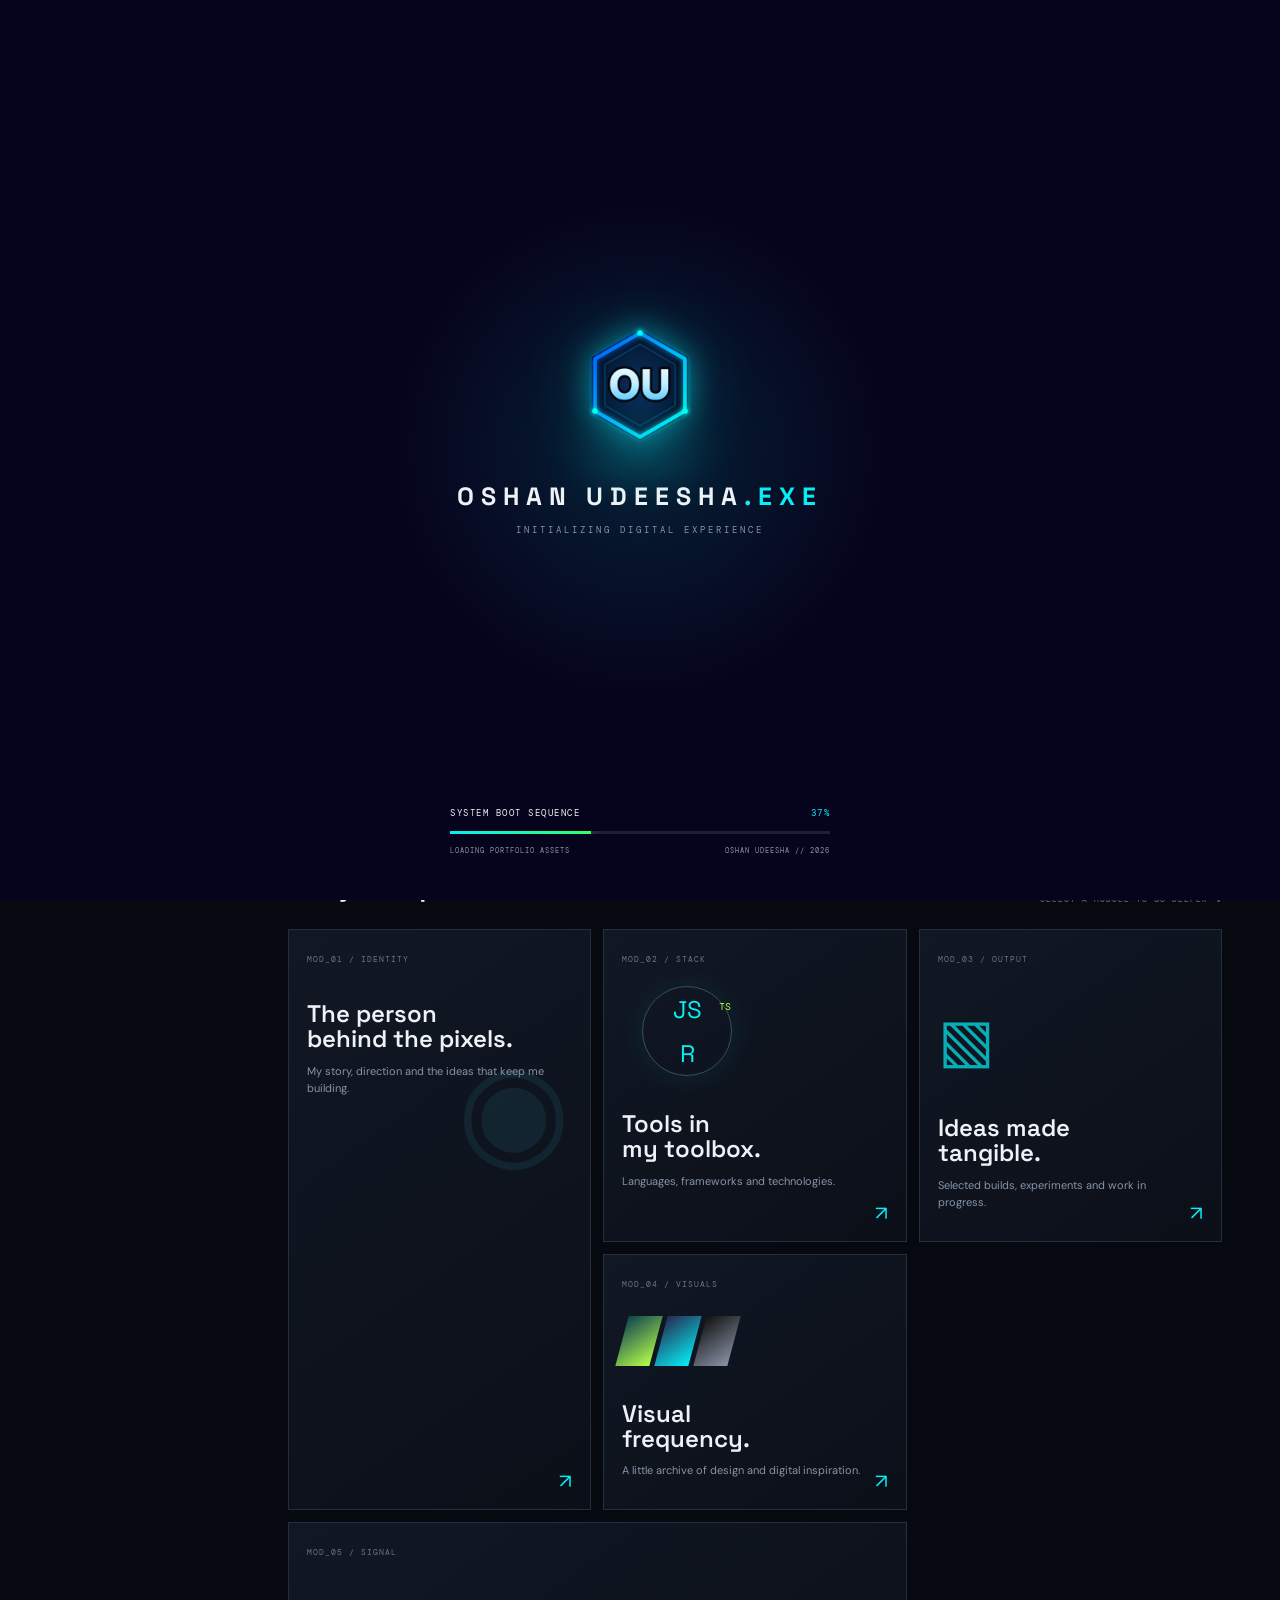
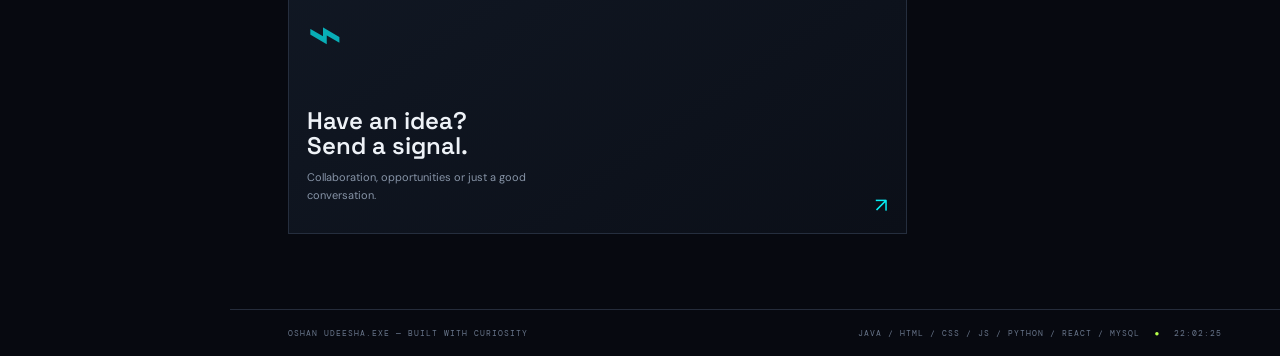
<file: index.html>
<!DOCTYPE html>
<html lang="en">

<head>
  <meta charset="UTF-8">
  <meta name="viewport" content="width=device-width, initial-scale=1.0">
  <meta name="description" content="Oshan Udeesha — developer portfolio, experiments, projects and skills.">

  <title>OSHAN.exe — Digital Portfolio</title>

  <link rel="stylesheet" href="css/style.css">
  <script defer src="js/main.js"></script>
</head>

<body data-page="home">

<!-- OSHAN.EXE BOOT INTRO -->
<div class="boot-intro" id="bootIntro">

  <div class="boot-content">

    <!-- LOGO -->
    <div class="boot-logo-container">
      <div class="boot-logo" id="bootLogo">
        <img src="assets/images/logo.png" alt="OSHAN Logo">
      </div>

      <div class="logo-glow"></div>
    </div>

    <!-- BRAND NAME -->
    <div class="boot-brand">
      OSHAN UDEESHA<span>.EXE</span>
    </div>

    <div class="boot-message">
      INITIALIZING DIGITAL EXPERIENCE
    </div>

  </div>

  <!-- BOTTOM LOADING AREA -->
  <div class="boot-loader">

    <div class="loader-info">
      <span>SYSTEM BOOT SEQUENCE</span>
      <span id="bootPercentage">00%</span>
    </div>

    <div class="loader-track">
      <div class="loader-progress" id="bootProgress"></div>
    </div>

    <div class="loader-footer">
      <span>LOADING PORTFOLIO ASSETS</span>
      <span>OSHAN UDEESHA // 2026</span>
    </div>

  </div>

</div>

<div class="noise"></div>
<div class="scanline"></div>

<!-- TOPBAR -->
<header class="topbar">

  <a class="brand" href="index.html">
            <span class="brand-mark">
                <img src="assets/images/logo.png" alt="Oshan Logo">
            </span>

    <span>
                OSHAN UDEESHA<span class="muted">.EXE</span>
            </span>
  </a>

  <div class="top-status">
    <span class="pulse"></span>
    SYSTEM ONLINE
    <span class="divider">/</span>
    SRI LANKA
  </div>

  <button class="menu-toggle" aria-label="Open navigation" aria-expanded="false">
    ☰
  </button>

</header>

<!-- SIDEBAR -->
<aside class="sidebar">

  <div class="side-label">NAVIGATION // 01</div>

  <nav>
    <a class="nav-link active" href="index.html">
      <span>01</span> Overview <b>↗</b>
    </a>

    <a class="nav-link" href="about.html">
      <span>02</span> Identity <b>↗</b>
    </a>

    <a class="nav-link" href="skills.html">
      <span>03</span> Capabilities <b>↗</b>
    </a>

    <a class="nav-link" href="projects.html">
      <span>04</span> Builds <b>↗</b>
    </a>

    <a class="nav-link" href="gallery.html">
      <span>05</span> Visual archive <b>↗</b>
    </a>

    <a class="nav-link" href="contact.html">
      <span>06</span> Connect <b>↗</b>
    </a>
  </nav>

  <div class="side-bottom">

    <div class="side-label">CURRENT MODE</div>

    <div class="mode">
      <i></i> BUILDING / LEARNING
    </div>

    <p>
      Curiosity is the<br>
      operating system.
    </p>

    <span class="tiny">© 2026 — OSHAN UDEESHA</span>

  </div>

</aside>

<!-- MAIN CONTENT -->
<main class="main-content">

  <!-- HOME HERO -->
  <section class="home-hero">

    <div class="hero-kicker">
      <span class="cross">✳</span>
      PERSONAL DIGITAL SPACE
      <span class="line"></span>
      <span>NO. 001</span>
    </div>

    <div class="hero-grid">

      <!-- HERO TEXT -->
      <div class="hero-copy">

        <p class="eyebrow">HELLO, INTERNET PERSON.</p>

        <h1>
          I TURN<br>
          <span class="outline-text">CURIOSITY</span><br>
          INTO <span class="lime">CODE<span class="blink">_</span></span>
        </h1>

        <p class="hero-desc">
          I'm Oshan Udeesha — an aspiring full-stack developer exploring
          the space between useful software, thoughtful design and
          emerging technology.
        </p>

        <div class="hero-actions">

          <a class="btn btn-primary" href="projects.html">
            Explore my builds <span>↗</span>
          </a>

          <a class="text-link" href="contact.html">
            Start a conversation <span>→</span>
          </a>

          <!-- DOWNLOAD CV BUTTON -->
          <a class="cv-icon-button"
             href="assets/docs/Oshan-Udeesha-CV.pdf"
             download="Oshan-Udeesha-CV.pdf"
             aria-label="Download CV"
             title="Download CV">

            <svg viewBox="0 0 24 24"
                 fill="none"
                 stroke="currentColor"
                 stroke-width="1.7"
                 stroke-linecap="round"
                 stroke-linejoin="round">

              <path d="M14 2H6a2 2 0 0 0-2 2v16a2 2 0 0 0 2 2h12a2 2 0 0 0 2-2V8z"/>
              <path d="M14 2v6h6"/>
              <path d="M8 13h8"/>
              <path d="M8 17h5"/>

            </svg>

          </a>

        </div>

        <div class="hero-index">
          <span>01 / 06</span>
          <span>SCROLL IS OPTIONAL. EXPLORE IS NOT.</span>
        </div>

      </div>

      <!-- PROFILE VISUAL -->
      <div class="visual-stage">

        <div class="visual-card">

          <div class="orbit orbit-one"></div>
          <div class="orbit orbit-two"></div>

          <div class="crosshair crosshair-a">+</div>
          <div class="crosshair crosshair-b">+</div>

          <div class="core-card">

            <div class="core-top">
              <span>USER_PROFILE</span>
              <span>● ACTIVE</span>
            </div>

            <div class="avatar-placeholder">
              <div class="avatar-ring">OU</div>

              <span class="avatar-caption">
                                    IMAGE<br>
                                    NOT<br>
                                    FOUND
                                </span>
            </div>

            <div class="core-name">
              OSHAN<br>
              <span>UDEESHA</span>
            </div>

            <div class="core-meta">
              <span>ROLE</span>
              <b>FULL-STACK DEVELOPER / IN PROGRESS</b>
            </div>

            <div class="core-meta">
              <span>LOCATION</span>
              <b>SRI LANKA, EARTH</b>
            </div>

          </div>

          <div class="float-tag tag-a">
            REACT <span>✳</span>
          </div>

          <div class="float-tag tag-b">
            JAVA // PYTHON
          </div>

          <div class="coordinate">
            06° 55' N<br>
            79° 51' E
          </div>

          <div class="stage-caption">
            FIG. 01 — THE HUMAN BEHIND THE INTERFACE
          </div>

        </div>

      </div>

    </div>

    <!-- TICKER -->
    <div class="ticker">
      <div>
        DESIGN MINDS <span>✳</span>
        CODE BUILDS <span>✳</span>
        BREAK THINGS <span>✳</span>
        LEARN FASTER <span>✳</span>
        REPEAT <span>✳</span>
        DESIGN MINDS <span>✳</span>
        CODE BUILDS <span>✳</span>
        BREAK THINGS <span>✳</span>
      </div>
    </div>

  </section>

  <!-- DASHBOARD -->
  <section class="dashboard">

    <div class="section-heading">

      <div>
        <span class="eyebrow">A QUICK SYSTEM SCAN</span>
        <h2>
          Not just a portfolio<span class="lime">.</span>
        </h2>
      </div>

      <span class="micro">
                    SELECT A MODULE TO GO DEEPER ↘
                </span>

    </div>

    <div class="module-grid">

      <a class="module module-large" href="about.html">

        <span class="module-no">MOD_01 / IDENTITY</span>

        <div class="module-symbol symbol-face">◉</div>

        <h3>
          The person<br>
          behind the pixels.
        </h3>

        <p>
          My story, direction and the ideas that keep me building.
        </p>

        <span class="module-arrow">↗</span>

      </a>

      <a class="module" href="skills.html">

        <span class="module-no">MOD_02 / STACK</span>

        <div class="skill-orbit">
          JS<span>TS</span>R
        </div>

        <h3>
          Tools in<br>
          my toolbox.
        </h3>

        <p>
          Languages, frameworks and technologies.
        </p>

        <span class="module-arrow">↗</span>

      </a>

      <a class="module" href="projects.html">

        <span class="module-no">MOD_03 / OUTPUT</span>

        <div class="module-symbol">▧</div>

        <h3>
          Ideas made<br>
          tangible.
        </h3>

        <p>
          Selected builds, experiments and work in progress.
        </p>

        <span class="module-arrow">↗</span>

      </a>

      <a class="module" href="gallery.html">

        <span class="module-no">MOD_04 / VISUALS</span>

        <div class="gallery-mini">
          <i></i>
          <i></i>
          <i></i>
        </div>

        <h3>
          Visual<br>
          frequency.
        </h3>

        <p>
          A little archive of design and digital inspiration.
        </p>

        <span class="module-arrow">↗</span>

      </a>

      <a class="module module-contact" href="contact.html">

        <span class="module-no">MOD_05 / SIGNAL</span>

        <div class="module-symbol">⌁</div>

        <h3>
          Have an idea?<br>
          Send a signal.
        </h3>

        <p>
          Collaboration, opportunities or just a good conversation.
        </p>

        <span class="module-arrow">↗</span>

      </a>

    </div>

  </section>

  <!-- FOOTER -->
  <footer class="footer">

            <span>
                OSHAN UDEESHA.EXE — BUILT WITH CURIOSITY
            </span>

    <span>
                JAVA / HTML / CSS / JS / PYTHON / REACT / MYSQL
                <i>●</i>
                <span id="clock">00:00:00</span>
            </span>

  </footer>

</main>

</body>
</html>
</file>
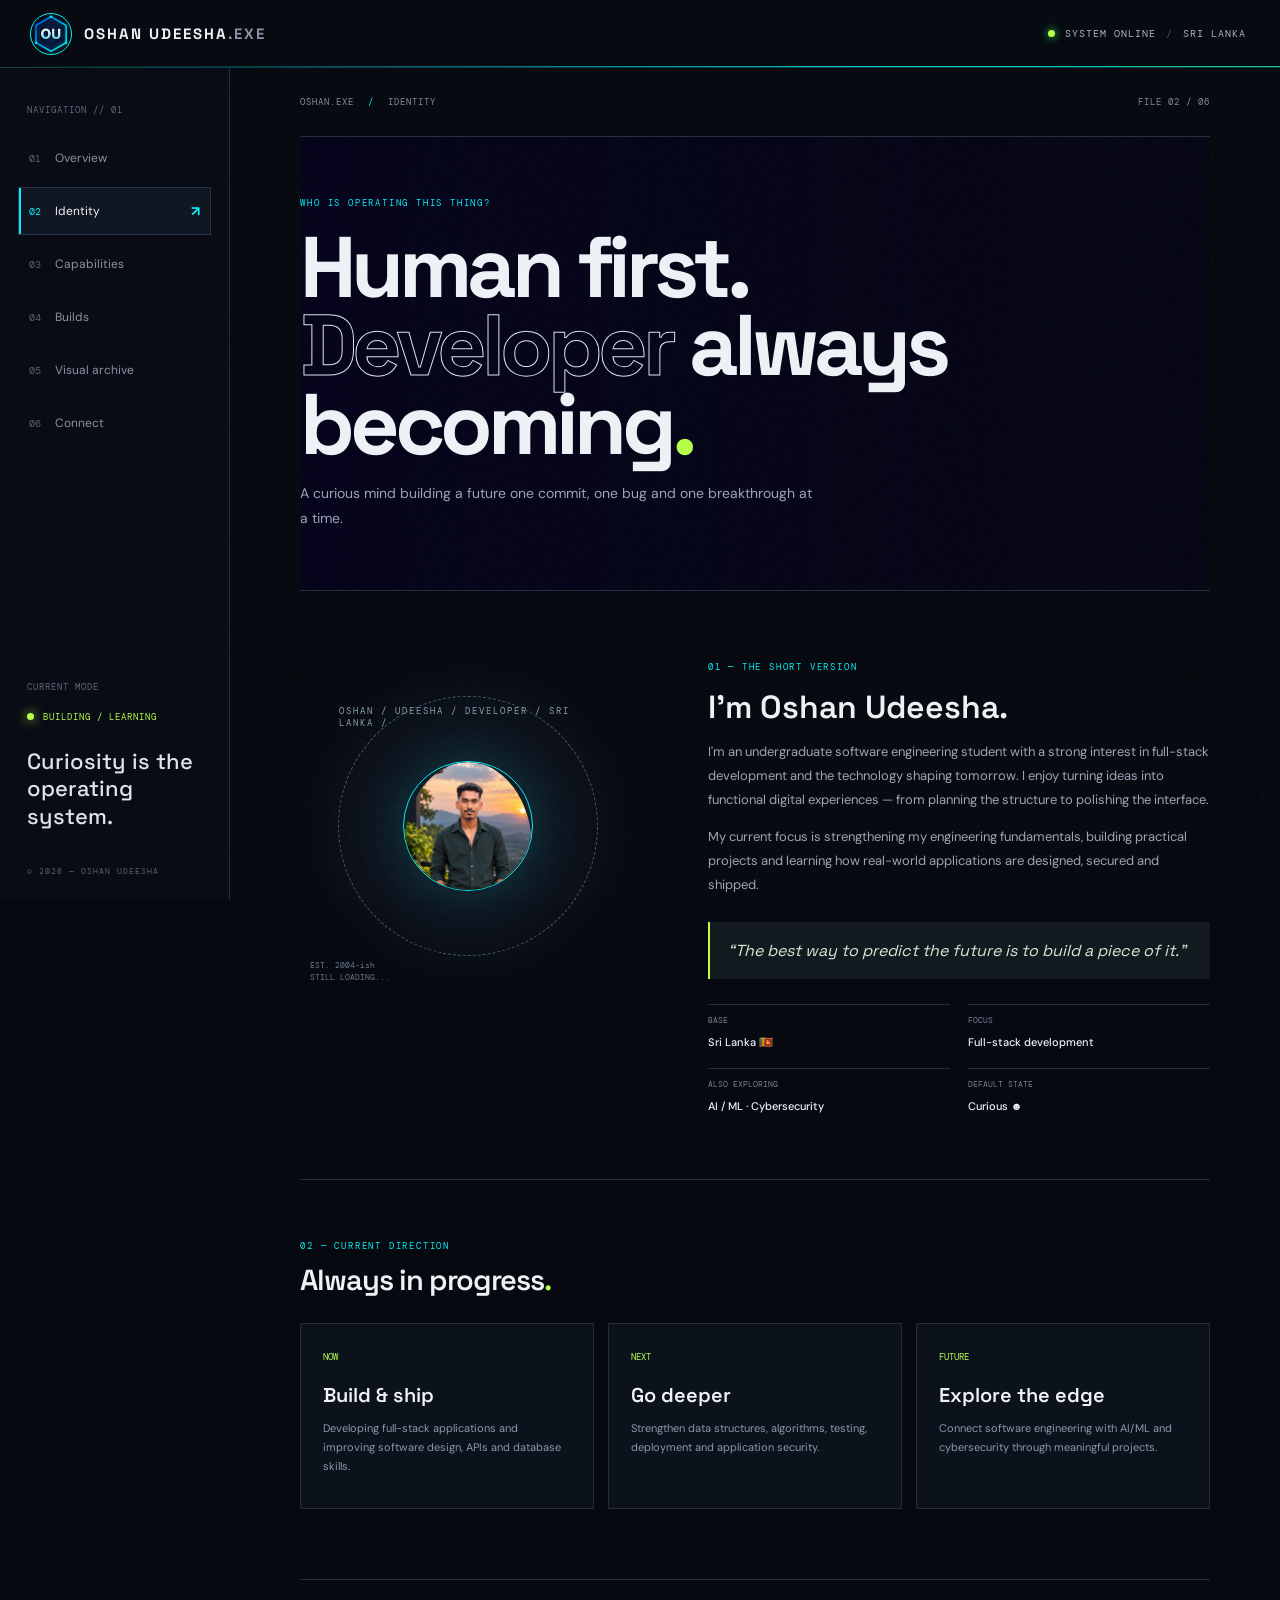
<file: about.html>
<!DOCTYPE html>
<html lang="en">

<head>
    <meta charset="UTF-8">
    <meta name="viewport" content="width=device-width, initial-scale=1.0">
    <title>Identity — OSHAN.exe</title>
    <link rel="stylesheet" href="css/style.css">
    <script defer src="js/main.js"></script>
</head>

<body data-page="about">

<div class="noise"></div>
<div class="scanline"></div>

<header class="topbar">
    <a class="brand" href="index.html">
    <span class="brand-mark">
        <img src="assets/images/logo.png" alt="Oshan Logo">
    </span>
        <span>OSHAN UDEESHA<span class="muted">.EXE</span></span>
    </a>

    <div class="top-status">
        <span class="pulse"></span> SYSTEM ONLINE
        <span class="divider">/</span> SRI LANKA
    </div>

    <button class="menu-toggle" aria-label="Open navigation" aria-expanded="false">☰</button>
</header>

<aside class="sidebar">

    <div class="side-label">NAVIGATION // 01</div>

    <nav>
        <a class="nav-link" href="index.html"><span>01</span> Overview <b>↗</b></a>
        <a class="nav-link" href="about.html"><span>02</span> Identity <b>↗</b></a>
        <a class="nav-link" href="skills.html"><span>03</span> Capabilities <b>↗</b></a>
        <a class="nav-link" href="projects.html"><span>04</span> Builds <b>↗</b></a>
        <a class="nav-link" href="gallery.html"><span>05</span> Visual archive <b>↗</b></a>
        <a class="nav-link" href="contact.html"><span>06</span> Connect <b>↗</b></a>
    </nav>

    <div class="side-bottom">
        <div class="side-label">CURRENT MODE</div>
        <div class="mode"><i></i> BUILDING / LEARNING</div>
        <p>Curiosity is the<br>operating system.</p>
        <span class="tiny">© 2026 — OSHAN UDEESHA</span>
    </div>

</aside>

<main class="main-content inner-main">

    <div class="page-top">
        <div class="breadcrumbs">OSHAN.EXE <span>/</span> IDENTITY</div>
        <div class="page-count">FILE 02 / 06</div>
    </div>

    <section class="page-intro">
        <canvas id="pixelCanvas" class="about-intro-photo"></canvas>

        <span class="eyebrow">WHO IS OPERATING THIS THING?</span>

        <h1>
            Human first.<br>
            <span class="outline-text">Developer</span> always<br>
            becoming<span class="lime">.</span>
        </h1>

        <p class="intro-text">
            A curious mind building a future one commit, one bug and one breakthrough at a time.
        </p>
    </section>

    <section class="about-layout">

        <div class="about-stamp">

            <div class="stamp-circle">
                OSHAN / UDEESHA / DEVELOPER / SRI LANKA /
            </div>

            <!-- Profile picture inside the existing circle -->
            <div class="stamp-center">
                <img src="assets/images/profile.png" alt="Oshan Udeesha profile picture">
            </div>

            <span class="stamp-note">
                    EST. 2004-ish<br>
                    STILL LOADING...
                </span>

        </div>

        <div class="about-copy">

            <span class="eyebrow">01 — THE SHORT VERSION</span>

            <h2>I'm Oshan Udeesha.</h2>

            <p>
                I'm an undergraduate software engineering student with a strong interest in full-stack development and the technology shaping tomorrow. I enjoy turning ideas into functional digital experiences — from planning the structure to polishing the interface.
            </p>

            <p>
                My current focus is strengthening my engineering fundamentals, building practical projects and learning how real-world applications are designed, secured and shipped.
            </p>

            <div class="quote-box">
                “The best way to predict the future is to build a piece of it.”
            </div>

            <div class="fact-grid">

                <div>
                    <span>BASE</span>
                    <b>Sri Lanka 🇱🇰</b>
                </div>

                <div>
                    <span>FOCUS</span>
                    <b>Full-stack development</b>
                </div>

                <div>
                    <span>ALSO EXPLORING</span>
                    <b>AI / ML · Cybersecurity</b>
                </div>

                <div>
                    <span>DEFAULT STATE</span>
                    <b>Curious ☻</b>
                </div>

            </div>

        </div>

    </section>

    <section class="timeline-section">

        <div class="section-heading">
            <div>
                <span class="eyebrow">02 — CURRENT DIRECTION</span>
                <h2>Always in progress<span class="lime">.</span></h2>
            </div>
        </div>

        <div class="timeline">

            <div>
                <span>NOW</span>
                <h3>Build & ship</h3>
                <p>Developing full-stack applications and improving software design, APIs and database skills.</p>
            </div>

            <div>
                <span>NEXT</span>
                <h3>Go deeper</h3>
                <p>Strengthen data structures, algorithms, testing, deployment and application security.</p>
            </div>

            <div>
                <span>FUTURE</span>
                <h3>Explore the edge</h3>
                <p>Connect software engineering with AI/ML and cybersecurity through meaningful projects.</p>
            </div>

        </div>

    </section>

    <footer class="footer">
        <span>OSHAN.EXE — BUILT WITH CURIOSITY</span>
        <span>HTML / CSS / JS <i>●</i> <span id="clock">00:00:00</span></span>
    </footer>

</main>

</body>
</html>
</file>
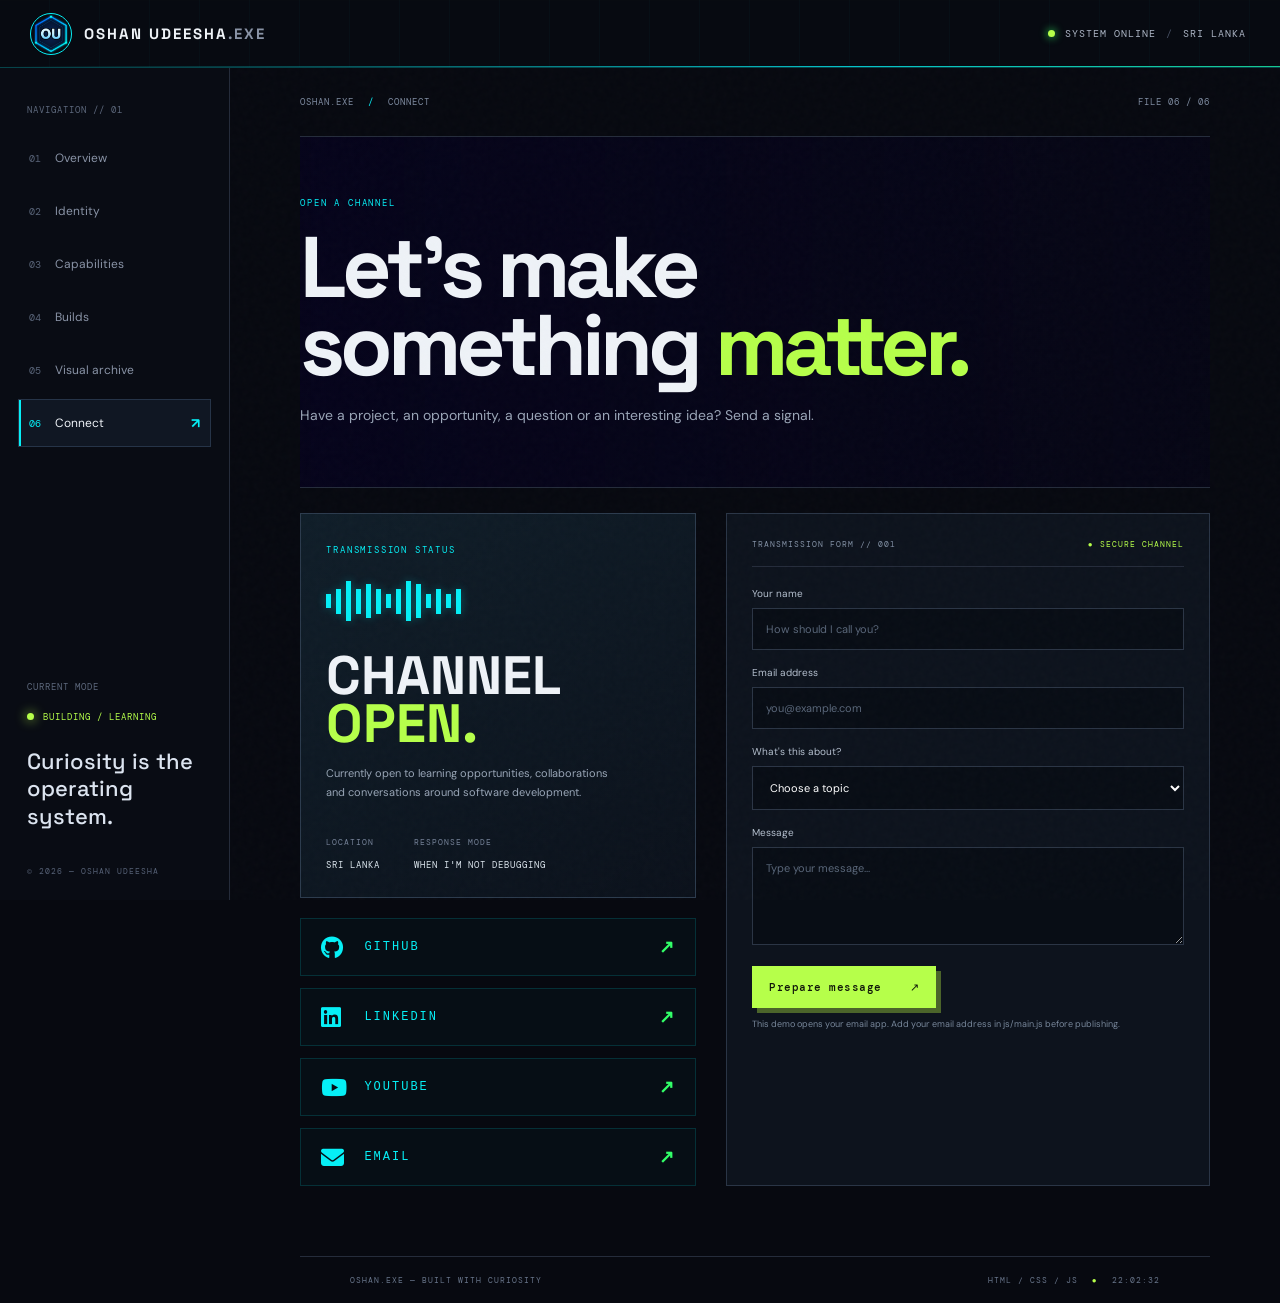
<file: contact.html>
<!DOCTYPE html>
<html lang="en">

<head>
    <meta charset="UTF-8">
    <meta name="viewport" content="width=device-width, initial-scale=1.0">

    <title>Connect — OSHAN.exe</title>

    <link rel="stylesheet" href="css/style.css">

    <!-- Font Awesome Brand and Email Icons -->
    <link rel="stylesheet"
          href="https://cdnjs.cloudflare.com/ajax/libs/font-awesome/6.7.2/css/all.min.css">

    <script defer src="js/main.js"></script>
</head>

<body data-page="contact">



<div class="noise"></div>
<div class="scanline"></div>

<!-- HEADER -->
<header class="topbar">

    <a class="brand" href="index.html">
            <span class="brand-mark">
                <img src="assets/images/logo.png" alt="Oshan Logo">
            </span>

        <span>OSHAN UDEESHA<span class="muted">.EXE</span></span>
    </a>

    <div class="top-status">
        <span class="pulse"></span>
        SYSTEM ONLINE
        <span class="divider">/</span>
        SRI LANKA
    </div>

    <button class="menu-toggle" aria-label="Open navigation" aria-expanded="false">
        ☰
    </button>

</header>


<!-- SIDEBAR -->
<aside class="sidebar">

    <div class="side-label">NAVIGATION // 01</div>

    <nav>
        <a class="nav-link" href="index.html"><span>01</span> Overview <b>↗</b></a>
        <a class="nav-link" href="about.html"><span>02</span> Identity <b>↗</b></a>
        <a class="nav-link" href="skills.html"><span>03</span> Capabilities <b>↗</b></a>
        <a class="nav-link" href="projects.html"><span>04</span> Builds <b>↗</b></a>
        <a class="nav-link" href="gallery.html"><span>05</span> Visual archive <b>↗</b></a>
        <a class="nav-link" href="contact.html"><span>06</span> Connect <b>↗</b></a>
    </nav>

    <div class="side-bottom">

        <div class="side-label">CURRENT MODE</div>

        <div class="mode">
            <i></i>
            BUILDING / LEARNING
        </div>

        <p>Curiosity is the<br>operating system.</p>

        <span class="tiny">© 2026 — OSHAN UDEESHA</span>

    </div>

</aside>


<!-- MAIN CONTENT -->
<main class="main-content inner-main">

    <div class="page-top">

        <div class="breadcrumbs">
            OSHAN.EXE <span>/</span> CONNECT
        </div>

        <div class="page-count">FILE 06 / 06</div>

    </div>


    <!-- INTRO -->
    <section class="page-intro">

        <span class="eyebrow">OPEN A CHANNEL</span>

        <h1>
            Let's make<br>
            something <span class="lime">matter.</span>
        </h1>

        <p class="intro-text">
            Have a project, an opportunity, a question or an interesting idea?
            Send a signal.
        </p>

    </section>


    <!-- CONTACT LAYOUT -->
    <div class="contact-layout">


        <!-- LEFT SIDE -->
        <div class="contact-left">

            <div class="signal-box">

                <span class="eyebrow">TRANSMISSION STATUS</span>

                <div class="signal-wave">
                    <i></i><i></i><i></i><i></i><i></i><i></i><i></i>
                    <i></i><i></i><i></i><i></i><i></i><i></i><i></i>
                </div>

                <h2>
                    CHANNEL<br>
                    <span class="lime">OPEN.</span>
                </h2>

                <p>
                    Currently open to learning opportunities, collaborations
                    and conversations around software development.
                </p>

                <div class="contact-detail">
                    <span>LOCATION</span>
                    <b>SRI LANKA</b>
                </div>

                <div class="contact-detail">
                    <span>RESPONSE MODE</span>
                    <b>WHEN I'M NOT DEBUGGING</b>
                </div>

            </div>


            <!-- SOCIAL LINKS -->
            <div class="social-links">

                <a href="https://github.com/Oshan-uk"
                   target="_blank"
                   rel="noopener noreferrer"
                   aria-label="Visit GitHub">

                    <i class="fa-brands fa-github"></i>

                    <span>GITHUB</span>

                    <b>↗</b>

                </a>


                <a href="https://www.linkedin.com/in/oshan-udeesha-a380b03a8"
                   target="_blank"
                   rel="noopener noreferrer"
                   aria-label="Visit LinkedIn">

                    <i class="fa-brands fa-linkedin"></i>

                    <span>LINKEDIN</span>

                    <b>↗</b>

                </a>


                <a href="https://youtube.com/@oshanudeeshaofficial"
                   target="_blank"
                   rel="noopener noreferrer"
                   aria-label="Visit YouTube">

                    <i class="fa-brands fa-youtube"></i>

                    <span>YOUTUBE</span>

                    <b>↗</b>

                </a>


                <a href="mailto:oshanudeesha2004@gmailcom"
                   aria-label="Send an email">

                    <i class="fa-solid fa-envelope"></i>

                    <span>EMAIL</span>

                    <b>↗</b>

                </a>

            </div>

        </div>


        <!-- CONTACT FORM -->
        <form class="contact-form" id="contactForm">

            <div class="form-head">

                <span>TRANSMISSION FORM // 001</span>

                <span class="form-dot">● SECURE CHANNEL</span>

            </div>


            <label>
                Your name

                <input
                        type="text"
                        name="name"
                        placeholder="How should I call you?"
                        required>
            </label>


            <label>
                Email address

                <input
                        type="email"
                        name="email"
                        placeholder="you@example.com"
                        required>
            </label>


            <label>
                What's this about?

                <select name="subject" required>

                    <option value="">Choose a topic</option>
                    <option>Project collaboration</option>
                    <option>Opportunity</option>
                    <option>Just saying hello</option>
                    <option>Something else</option>

                </select>

            </label>


            <label>
                Message

                <textarea
                        name="message"
                        rows="5"
                        placeholder="Type your message..."
                        required></textarea>
            </label>


            <button class="btn btn-primary submit-btn" type="submit">

                Prepare message <span>↗</span>

            </button>


            <p class="form-note" id="formNote">
                This demo opens your email app. Add your email address
                in js/main.js before publishing.
            </p>

        </form>

    </div>


    <!-- FOOTER -->
    <footer class="footer">

        <span>OSHAN.EXE — BUILT WITH CURIOSITY</span>

        <span>
                HTML / CSS / JS
                <i>●</i>
                <span id="clock">00:00:00</span>
            </span>

    </footer>

</main>

</body>
</html>
</file>
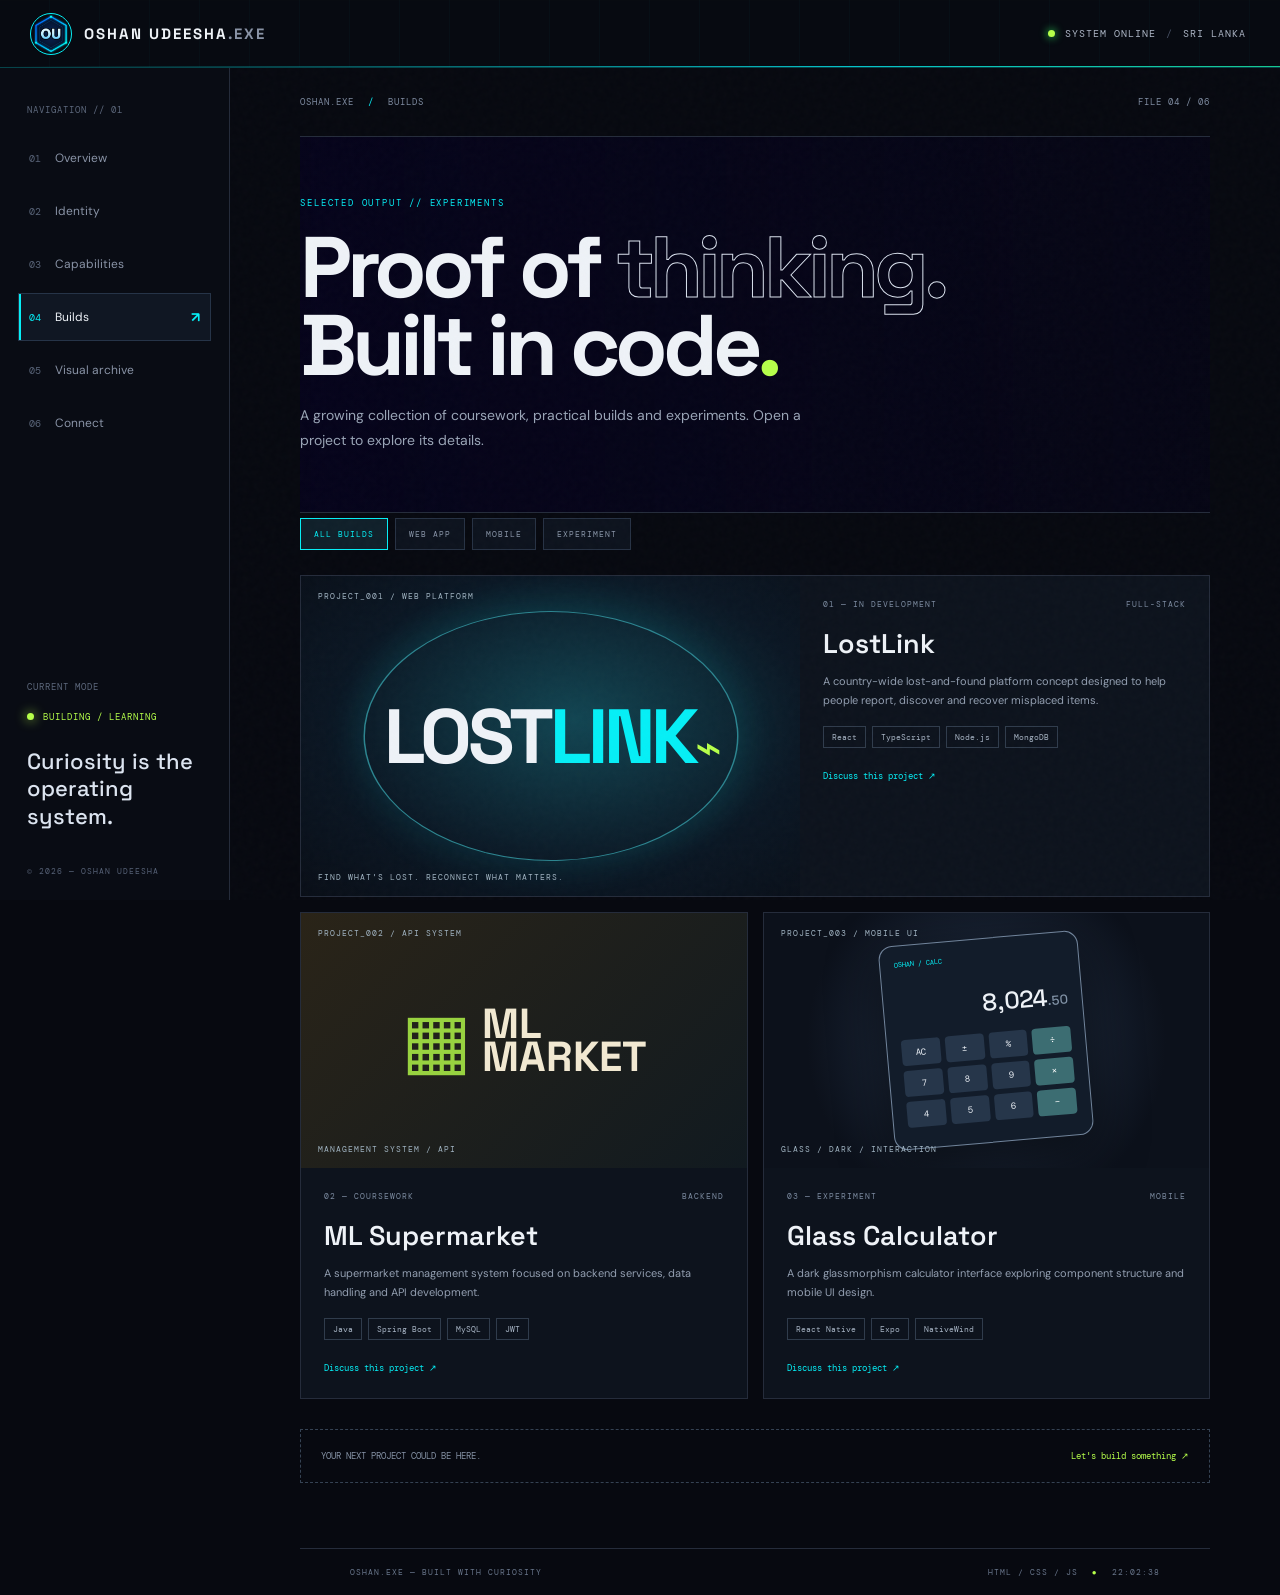
<file: projects.html>
<!DOCTYPE html>
<html lang="en">
<head><meta charset="UTF-8"><meta name="viewport" content="width=device-width, initial-scale=1.0"><title>Builds — OSHAN.exe</title><link rel="stylesheet" href="css/style.css"><script defer src="js/main.js"></script></head>
<body data-page="projects"><div class="noise"></div><div class="scanline"></div>
<header class="topbar"><a class="brand" href="index.html">
    <span class="brand-mark">
        <img src="assets/images/logo.png" alt="Oshan Logo">
    </span>
    <span>OSHAN UDEESHA<span class="muted">.EXE</span></span>
</a><div class="top-status"><span class="pulse"></span> SYSTEM ONLINE <span class="divider">/</span> SRI LANKA</div><button class="menu-toggle" aria-label="Open navigation" aria-expanded="false">☰</button></header>
<aside class="sidebar"><div class="side-label">NAVIGATION // 01</div><nav>
<a class="nav-link" href="index.html"><span>01</span> Overview <b>↗</b></a><a class="nav-link" href="about.html"><span>02</span> Identity <b>↗</b></a><a class="nav-link" href="skills.html"><span>03</span> Capabilities <b>↗</b></a><a class="nav-link" href="projects.html"><span>04</span> Builds <b>↗</b></a><a class="nav-link" href="gallery.html"><span>05</span> Visual archive <b>↗</b></a><a class="nav-link" href="contact.html"><span>06</span> Connect <b>↗</b></a></nav>
<div class="side-bottom"><div class="side-label">CURRENT MODE</div><div class="mode"><i></i> BUILDING / LEARNING</div><p>Curiosity is the<br>operating system.</p><span class="tiny">© 2026 — OSHAN UDEESHA</span></div></aside>
<main class="main-content inner-main"><div class="page-top"><div class="breadcrumbs">OSHAN.EXE <span>/</span> BUILDS</div><div class="page-count">FILE 04 / 06</div></div>

<section class="page-intro"><span class="eyebrow">SELECTED OUTPUT // EXPERIMENTS</span><h1>Proof of <span class="outline-text">thinking.</span><br>Built in code<span class="lime">.</span></h1><p class="intro-text">A growing collection of coursework, practical builds and experiments. Open a project to explore its details.</p></section>
<div class="filter-row" data-filter-group="projects"><button class="filter active" data-filter="all">ALL BUILDS</button><button class="filter" data-filter="web">WEB APP</button><button class="filter" data-filter="mobile">MOBILE</button><button class="filter" data-filter="experiment">EXPERIMENT</button></div>
<div class="projects-grid">
<article class="project-card project-featured" data-category="web"><div class="project-art lost-art"><span class="art-label">PROJECT_001 / WEB PLATFORM</span><div class="lost-logo">LOST<span>LINK</span><b>⌁</b></div><div class="art-orbit"></div><span class="art-bottom">FIND WHAT'S LOST. RECONNECT WHAT MATTERS.</span></div><div class="project-info"><div class="project-meta"><span>01 — IN DEVELOPMENT</span><span>FULL-STACK</span></div><h2>LostLink</h2><p>A country-wide lost-and-found platform concept designed to help people report, discover and recover misplaced items.</p><div class="tags"><span>React</span><span>TypeScript</span><span>Node.js</span><span>MongoDB</span></div><a class="project-link" href="contact.html">Discuss this project ↗</a></div></article>
<article class="project-card" data-category="web"><div class="project-art supermarket-art"><span class="art-label">PROJECT_002 / API SYSTEM</span><div class="supermarket-icon">▦</div><div class="big-type">ML<br>MARKET</div><span class="art-bottom">MANAGEMENT SYSTEM / API</span></div><div class="project-info"><div class="project-meta"><span>02 — COURSEWORK</span><span>BACKEND</span></div><h2>ML Supermarket</h2><p>A supermarket management system focused on backend services, data handling and API development.</p><div class="tags"><span>Java</span><span>Spring Boot</span><span>MySQL</span><span>JWT</span></div><a class="project-link" href="contact.html">Discuss this project ↗</a></div></article>
<article class="project-card" data-category="mobile"><div class="project-art calc-art"><span class="art-label">PROJECT_003 / MOBILE UI</span><div class="calc-window"><div>OSHAN / CALC</div><strong>8,024<span>.50</span></strong><div class="calc-keys"><i>AC</i><i>±</i><i>%</i><i>÷</i><i>7</i><i>8</i><i>9</i><i>×</i><i>4</i><i>5</i><i>6</i><i>−</i></div></div><span class="art-bottom">GLASS / DARK / INTERACTION</span></div><div class="project-info"><div class="project-meta"><span>03 — EXPERIMENT</span><span>MOBILE</span></div><h2>Glass Calculator</h2><p>A dark glassmorphism calculator interface exploring component structure and mobile UI design.</p><div class="tags"><span>React Native</span><span>Expo</span><span>NativeWind</span></div><a class="project-link" href="contact.html">Discuss this project ↗</a></div></article>
</div><div class="add-project"><span>YOUR NEXT PROJECT COULD BE HERE.</span><a href="contact.html">Let's build something ↗</a></div>
<footer class="footer"><span>OSHAN.EXE — BUILT WITH CURIOSITY</span><span>HTML / CSS / JS <i>●</i> <span id="clock">00:00:00</span></span></footer></main></body></html>
</file>
<file: css/style.css>
@import url("https://fonts.googleapis.com/css2?family=DM+Mono:wght@400;500&family=DM+Sans:wght@400;500;600;700&family=Space+Grotesk:wght@400;500;600;700&display=swap");
/* ===== VARIABLES ===== */
:root {
    --bg: #070910;
    --panel: #0d111b;
    --panel2: #111827;
    --line: #252c3b;
    --text: #eef2f7;
    --muted: #8993a6;
    --cyan: #06eff6;
    --lime: #b6ff4a;
    --mono: "DM Mono", monospace;
    --display: "Space Grotesk", sans-serif;
    --body: "DM Sans", sans-serif;
}
/* ===== BASE, TOPBAR, SIDEBAR, HOME PAGE ===== */
* {
    box-sizing: border-box;
}
html {
    scroll-behavior: smooth;
}
body {
    margin: 0;
    background: var(--bg);
    color: var(--text);
    font-family: var(--body);
    font-size: 14px;
    overflow-x: hidden;
}
a {
    color: inherit;
    text-decoration: none;
}
button,
input,
textarea,
select {
    font: inherit;
}
.noise {
    position: fixed;
    inset: 0;
    pointer-events: none;
    z-index: 10;
    opacity: 0.035;
    background-image: url("data:image/svg+xml,%3Csvg viewBox='0 0 180 180' xmlns='http://www.w3.org/2000/svg'%3E%3Cfilter id='n'%3E%3CfeTurbulence type='fractalNoise' baseFrequency='.9' numOctaves='3' stitchTiles='stitch'/%3E%3C/filter%3E%3Crect width='100%25' height='100%25' filter='url(%23n)' opacity='.6'/%3E%3C/svg%3E");
}
.scanline {
    position: fixed;
    top: 0;
    left: 0;
    width: 100%;
    height: 1px;
    background: #ffffff12;
    z-index: 9;
    pointer-events: none;
}
.topbar {
    height: 68px;
    position: fixed;
    z-index: 20;
    top: 0;
    left: 0;
    right: 0;
    background: #080b12ef;
    border-bottom: 1px solid var(--line);
    display: flex;
    align-items: center;
    justify-content: space-between;
    padding: 0 34px 0 30px;
    backdrop-filter: blur(18px);
}
.brand {
    display: flex;
    align-items: center;
    gap: 12px;
    font: 700 15px var(--display);
    letter-spacing: 2px;
}
.brand-mark {
    display: grid;
    place-items: center;
    width: 31px;
    height: 31px;
    border: 1px solid var(--cyan);
    color: var(--cyan);
    font: 500 14px var(--mono);
}
.muted {
    color: var(--muted);
}
.top-status,
.side-label,
.tiny,
.micro,
.breadcrumbs,
.page-count,
.eyebrow,
.hero-kicker,
.hero-index,
.module-no,
.core-top,
.core-meta,
.coordinate,
.stage-caption,
.ticker,
.footer,
.mode,
.skill-note,
.filter,
.skill-card-top,
.project-meta,
.art-label,
.art-bottom,
.gallery-toolbar,
.gallery-item > span,
.form-head,
.contact-detail,
.social-links {
    font-family: var(--mono);
    letter-spacing: 1px;
}
.top-status {
    font-size: 10px;
    color: #aab3c3;
    display: flex;
    align-items: center;
    gap: 10px;
}
.pulse,
.mode i {
    width: 7px;
    height: 7px;
    border-radius: 50%;
    background: var(--lime);
    display: inline-block;
    box-shadow: 0 0 12px var(--lime);
}
.divider {
    color: #475064;
}
.menu-toggle {
    display: none;
    background: none;
    color: var(--cyan);
    border: 1px solid var(--line);
    padding: 8px 11px;
}
.sidebar {
    position: fixed;
    z-index: 15;
    top: 68px;
    bottom: 0;
    left: 0;
    width: 230px;
    border-right: 1px solid var(--line);
    background: #090c14;
    padding: 36px 18px 22px;
    display: flex;
    flex-direction: column;
}
.side-label {
    font-size: 9px;
    color: #5d687c;
    margin: 0 0 18px 9px;
}
.sidebar nav {
    display: grid;
    gap: 5px;
}
.nav-link {
    padding: 14px 10px;
    display: flex;
    align-items: center;
    gap: 14px;
    color: #8993a6;
    font-size: 12px;
    border: 1px solid transparent;
    transition: 0.2s;
}
.nav-link span {
    font: 10px var(--mono);
    color: #596478;
}
.nav-link b {
    margin-left: auto;
    font-size: 14px;
    opacity: 0;
}
.nav-link:hover,
.nav-link.active {
    background: #101723;
    border-color: #263448;
    color: var(--text);
}
.nav-link.active {
    box-shadow: inset 2px 0 var(--cyan);
}
.nav-link.active span {
    color: var(--cyan);
}
.nav-link:hover b,
.nav-link.active b {
    opacity: 1;
    color: var(--cyan);
}
.side-bottom {
    margin-top: auto;
}
.mode {
    font-size: 9px;
    color: var(--lime);
    display: flex;
    align-items: center;
    gap: 9px;
    margin: 0 0 25px 9px;
}
.side-bottom p {
    font: 500 22px/1.25 var(--display);
    margin: 0 0 30px 9px;
    color: #dce4f0;
}
.tiny {
    font-size: 8px;
    color: #566176;
    margin-left: 9px;
}
.main-content {
    margin-left: 230px;
    padding-top: 68px;
    min-height: 100vh;
}
.home-hero {
    padding: 35px 5.5% 0;
    min-height: 650px;
    position: relative;
}
.hero-kicker {
    font-size: 9px;
    color: #8792a4;
    display: flex;
    align-items: center;
    gap: 12px;
}
.cross {
    font-size: 18px;
    color: var(--cyan);
}
.line {
    height: 1px;
    width: 70px;
    background: #384255;
}
.hero-grid {
    display: grid;
    grid-template-columns: 1.05fr 0.95fr;
    align-items: center;
    min-height: 500px;
}
.hero-copy {
    padding: 38px 0 22px;
    position: relative;
    z-index: 2;
}
.eyebrow {
    font-size: 9px;
    color: var(--cyan);
    letter-spacing: 1.8px;
}
.hero-copy h1,
.page-intro h1 {
    font: 700 clamp(54px, 7.4vw, 102px)/0.91 var(--display);
    letter-spacing: -5px;
    margin: 20px 0 25px;
}
.outline-text {
    -webkit-text-stroke: 1px #dce4f0;
    color: transparent;
}
.lime {
    color: var(--lime);
}
.blink {
    animation: blink 1s steps(2) infinite;
}
@keyframes blink {
    50% {
        opacity: 0;
    }
}
.hero-desc,
.intro-text {
    max-width: 450px;
    color: #9aa5b7;
    line-height: 1.8;
    font-size: 14px;
}
.hero-actions {
    display: flex;
    align-items: center;
    gap: 25px;
    margin-top: 28px;
}
.btn {
    display: inline-flex;
    align-items: center;
    gap: 28px;
    padding: 14px 17px;
    border: 0;
    font: 500 11px var(--mono);
    letter-spacing: 0.5px;
    cursor: pointer;
}
.btn-primary {
    background: var(--lime);
    color: #10160a;
    box-shadow: 5px 5px 0 #4b642a;
    transition: 0.2s;
}
.btn-primary:hover {
    transform: translate(2px, 2px);
    box-shadow: 2px 2px 0 #4b642a;
}
.text-link {
    font: 10px var(--mono);
    color: #b9c3d2;
}
.text-link span {
    color: var(--cyan);
    margin-left: 8px;
}
.hero-index {
    display: flex;
    gap: 30px;
    margin-top: 65px;
    color: #647086;
    font-size: 8px;
}
.visual-stage {
    height: 430px;
    position: relative;
    display: grid;
    place-items: center;
}
.orbit {
    position: absolute;
    border: 1px solid #283244;
    border-radius: 50%;
    transform: rotate(-25deg);
}
.orbit-one {
    width: 370px;
    height: 290px;
}
.orbit-two {
    width: 300px;
    height: 400px;
    transform: rotate(35deg);
    border-color: #182d36;
}
.core-card {
    width: 260px;
    min-height: 330px;
    background: linear-gradient(145deg, #141e2b, #0a0f18);
    border: 1px solid #354457;
    box-shadow:
            20px 25px 60px #0009,
            0 0 50px #06eff60b;
    padding: 15px;
    position: relative;
    z-index: 2;
    transform: rotate(3deg);
}
.core-top {
    font-size: 7px;
    color: #8b9bad;
    display: flex;
    justify-content: space-between;
}
.core-top span:last-child {
    color: var(--lime);
}
.avatar-placeholder {
    height: 135px;
    margin: 17px 0 10px;
    background: repeating-linear-gradient(135deg, #111b27 0 8px, #142230 8px 9px);
    display: flex;
    align-items: center;
    justify-content: center;
    position: relative;
    overflow: hidden;
}
.avatar-ring {
    width: 95px;
    height: 95px;
    border: 1px solid var(--cyan);
    border-radius: 50%;
    display: grid;
    place-items: center;
    color: #e6f5fa;
    font: 500 45px var(--display);
    box-shadow: 0 0 30px #06eff622;
}
.avatar-ring span {
    color: var(--cyan);
    font-size: 20px;
}
.avatar-caption {
    position: absolute;
    right: 10px;
    bottom: 8px;
    color: #5e7285;
    font: 8px/1.3 var(--mono);
}
.core-name {
    font: 700 27px/0.9 var(--display);
    letter-spacing: 1px;
    margin-bottom: 18px;
}
.core-name span {
    color: var(--cyan);
}
.core-meta {
    display: flex;
    justify-content: space-between;
    border-top: 1px solid #283345;
    padding: 8px 0;
    font-size: 7px;
    color: #718096;
}
.core-meta b {
    font-weight: 400;
    color: #d3dce8;
}
.float-tag {
    position: absolute;
    z-index: 3;
    border: 1px solid #344252;
    background: #0b111b;
    padding: 10px 14px;
    font: 10px var(--mono);
    color: #dce5ef;
    box-shadow: 6px 6px #0005;
}
.float-tag span {
    color: var(--lime);
}
.tag-a {
    top: 75px;
    right: 9%;
    transform: rotate(7deg);
}
.tag-b {
    bottom: 65px;
    left: 3%;
    transform: rotate(-8deg);
    color: var(--cyan);
}
.crosshair {
    position: absolute;
    color: var(--cyan);
    font: 22px var(--mono);
}
.crosshair-a {
    top: 45px;
    left: 15%;
}
.crosshair-b {
    bottom: 40px;
    right: 15%;
}
.coordinate {
    position: absolute;
    right: 0;
    top: 30%;
    font-size: 8px;
    line-height: 1.8;
    color: #53667a;
}
.stage-caption {
    position: absolute;
    bottom: 4px;
    left: 15%;
    font-size: 7px;
    color: #566276;
}
.ticker {
    overflow: hidden;
    border-top: 1px solid var(--line);
    border-bottom: 1px solid var(--line);
    padding: 13px 0;
    white-space: nowrap;
    color: #8290a4;
    font-size: 9px;
    letter-spacing: 2px;
}
.ticker div {
    display: inline-block;
    animation: marquee 30s linear infinite;
}
.ticker span {
    color: var(--lime);
    padding: 0 25px;
}
@keyframes marquee {
    to {
        transform: translateX(-35%);
    }
}
.dashboard {
    padding: 65px 5.5% 75px;
}
.section-heading {
    display: flex;
    align-items: end;
    justify-content: space-between;
    margin-bottom: 25px;
}
.section-heading h2 {
    font: 600 29px var(--display);
    margin: 8px 0 0;
    letter-spacing: -1px;
}
.micro {
    font-size: 8px;
    color: #647086;
}
.module-grid {
    display: grid;
    grid-template-columns: repeat(3, 1fr);
    gap: 12px;
}
.module {
    min-height: 220px;
    position: relative;
    padding: 18px;
    background: linear-gradient(145deg, #111824, #0b0f18);
    border: 1px solid #252e3e;
    overflow: hidden;
    transition: 0.25s;
}
.module:hover {
    border-color: #5a7781;
    transform: translateY(-4px);
    background: #121c29;
}
.module-large {
    grid-row: span 2;
    min-height: 452px;
}
.module-contact {
    grid-column: span 2;
}
.module-no {
    font-size: 8px;
    color: #66758b;
}
.module h3 {
    font: 600 24px/1.05 var(--display);
    margin: 35px 0 10px;
    position: relative;
    z-index: 1;
}
.module p {
    font-size: 11px;
    line-height: 1.6;
    color: #8794a7;
    max-width: 250px;
    position: relative;
    z-index: 1;
}
.module-arrow {
    position: absolute;
    right: 18px;
    bottom: 15px;
    color: var(--cyan);
    font-size: 20px;
}
.module-symbol {
    font-size: 60px;
    color: var(--cyan);
    opacity: 0.7;
    margin-top: 35px;
}
.symbol-face {
    font-size: 130px;
    position: absolute;
    right: 20px;
    top: 60px;
    color: #152c37;
}
.skill-orbit {
    width: 90px;
    height: 90px;
    border: 1px solid #36515b;
    border-radius: 50%;
    display: grid;
    place-items: center;
    color: var(--cyan);
    font: 24px var(--display);
    margin: 20px 0 0 20px;
    box-shadow: 0 0 30px #06eff615;
}
.skill-orbit span {
    position: absolute;
    font: 10px var(--mono);
    transform: translate(38px, -25px);
    color: var(--lime);
}
.gallery-mini {
    display: flex;
    gap: 5px;
    margin: 25px 0 0;
    height: 50px;
}
.gallery-mini i {
    width: 34px;
    background: linear-gradient(140deg, #0f4250, #b6ff4a);
    transform: skew(-15deg);
}
.gallery-mini i:nth-child(2) {
    background: linear-gradient(140deg, #262b53, #06eff6);
}
.gallery-mini i:nth-child(3) {
    background: linear-gradient(140deg, #111, #8993a6);
}
.footer {
    display: flex;
    justify-content: space-between;
    border-top: 1px solid var(--line);
    padding: 18px 5.5%;
    font-size: 8px;
    color: #68758a;
}
.footer i {
    color: var(--lime);
    font-style: normal;
    margin: 0 8px;
}
/* ===== ABOUT PAGE ===== */
.inner-main {
    padding: 68px 5.5% 0;
}
.page-top {
    display: flex;
    justify-content: space-between;
    padding: 28px 0;
    border-bottom: 1px solid var(--line);
}
.breadcrumbs,
.page-count {
    font-size: 9px;
    color: #7e8ba0;
}
.breadcrumbs span {
    color: var(--cyan);
    padding: 0 8px;
}
.page-intro {
    padding: 55px 0 45px;
    border-bottom: 1px solid var(--line);
}
.page-intro h1 {
    font-size: clamp(48px, 7vw, 86px);
    margin: 18px 0;
}
.page-intro .intro-text {
    max-width: 520px;
}
.about-layout {
    display: grid;
    grid-template-columns: 0.8fr 1.2fr;
    gap: 8%;
    padding: 65px 0;
    border-bottom: 1px solid var(--line);
}
.about-stamp {
    height: 340px;
    position: relative;
    display: grid;
    place-items: center;
    background: radial-gradient(circle, #122b36 0, #0c121c 45%, transparent 70%);
}
.stamp-circle {
    position: absolute;
    width: 260px;
    height: 260px;
    border: 1px dashed #42606a;
    border-radius: 50%;
    display: grid;
    place-items: start;
    padding-top: 8px;
    color: #87a4ae;
    font: 9px var(--mono);
    letter-spacing: 2px;
    animation: spin 28s linear infinite;
}
@keyframes spin {
    to {
        transform: rotate(360deg);
    }
}
.stamp-center {
    width: 130px;
    height: 130px;
    border: 1px solid var(--cyan);
    border-radius: 50%;
    display: grid;
    place-items: center;
    font: 60px var(--display);
    box-shadow: 0 0 45px #06eff61c;
}
.stamp-center span {
    color: var(--cyan);
    font-size: 24px;
}
.stamp-note {
    position: absolute;
    bottom: 12px;
    left: 10px;
    font: 8px/1.6 var(--mono);
    color: #68788c;
}
.about-copy h2 {
    font: 600 32px var(--display);
    margin: 13px 0;
}
.about-copy p {
    color: #9aa5b7;
    line-height: 1.85;
    font-size: 13px;
}
.quote-box {
    margin: 25px 0;
    padding: 18px;
    border-left: 2px solid var(--lime);
    background: #121a20;
    color: #d9e4d0;
    font: italic 16px var(--display);
}
.fact-grid {
    display: grid;
    grid-template-columns: 1fr 1fr;
    gap: 18px;
    margin-top: 25px;
}
.fact-grid div {
    border-top: 1px solid var(--line);
    padding-top: 10px;
}
.fact-grid span,
.contact-detail span {
    display: block;
    color: #748197;
    font: 8px var(--mono);
    margin-bottom: 7px;
}
.fact-grid b {
    font-size: 11px;
    font-weight: 500;
}
.timeline-section {
    padding: 55px 0 70px;
}
.timeline {
    display: grid;
    grid-template-columns: repeat(3, 1fr);
    gap: 14px;
}
.timeline > div {
    padding: 22px;
    border: 1px solid var(--line);
    background: #0c121c;
}
.timeline span {
    font: 9px var(--mono);
    color: var(--lime);
}
.timeline h3 {
    font: 600 20px var(--display);
    margin: 18px 0 8px;
}
.timeline p {
    font-size: 11px;
    line-height: 1.7;
    color: #8c98aa;
}
/* ===== SKILLS PAGE ===== */
.skill-note {
    display: flex;
    align-items: center;
    gap: 10px;
    padding: 20px 0;
    color: #a6b1c2;
    font-size: 9px;
}
.skill-note .micro {
    margin-left: auto;
}
.filter-row {
    display: flex;
    gap: 7px;
    flex-wrap: wrap;
    margin: 5px 0 25px;
}
.filter {
    background: #0d131e;
    border: 1px solid #273244;
    color: #8995a8;
    padding: 10px 13px;
    font-size: 8px;
    cursor: pointer;
}
.filter.active,
.filter:hover {
    border-color: var(--cyan);
    color: var(--cyan);
    background: #10202a;
}
.skills-grid {
    display: grid;
    grid-template-columns: repeat(3, 1fr);
    gap: 11px;
}
.skill-card {
    background: linear-gradient(140deg, #111925, #0b1019);
    border: 1px solid #252f40;
    padding: 18px;
    min-height: 155px;
    transition: 0.2s;
}
.skill-card:hover {
    border-color: #55727c;
    transform: translateY(-3px);
}
.skill-card-top {
    display: flex;
    justify-content: space-between;
    font-size: 8px;
    color: #68768b;
}
.level {
    color: var(--lime);
}
.skill-card h3 {
    font: 600 22px var(--display);
    margin: 24px 0 5px;
}
.skill-card p {
    font-size: 10px;
    color: #8591a4;
    margin: 0;
}
.meter {
    height: 3px;
    background: #263142;
    margin-top: 18px;
}
.meter i {
    display: block;
    width: var(--level);
    height: 100%;
    background: linear-gradient(90deg, var(--cyan), var(--lime));
}
.disclaimer,
.gallery-hint {
    font-size: 10px;
    color: #778398;
    margin: 20px 0 60px;
}
/* ===== PROJECTS PAGE ===== */
.projects-grid {
    display: grid;
    grid-template-columns: 1fr 1fr;
    gap: 15px;
}
.project-card {
    border: 1px solid var(--line);
    background: #0d131d;
    overflow: hidden;
}
.project-featured {
    grid-column: span 2;
    display: grid;
    grid-template-columns: 1.1fr 0.9fr;
}
.project-art {
    height: 255px;
    position: relative;
    overflow: hidden;
    display: flex;
    align-items: center;
    justify-content: center;
}
.project-featured .project-art {
    height: 100%;
    min-height: 320px;
}
.art-label,
.art-bottom {
    position: absolute;
    left: 17px;
    font-size: 8px;
    color: #a1b4c2;
    z-index: 2;
}
.art-label {
    top: 15px;
}
.art-bottom {
    bottom: 14px;
}
.lost-art {
    background: radial-gradient(ellipse at 55% 45%, #124552, #0b1724 60%, #090e17);
}
.lost-logo {
    font: 700 clamp(45px, 6vw, 82px) var(--display);
    letter-spacing: -4px;
    z-index: 1;
}
.lost-logo span {
    color: var(--cyan);
}
.lost-logo b {
    font-weight: 400;
    color: var(--lime);
    font-size: 45px;
}
.art-orbit {
    position: absolute;
    width: 250px;
    height: 250px;
    border: 1px solid #2c8590;
    border-radius: 50%;
    transform: scaleX(1.5) rotate(-25deg);
    box-shadow: 0 0 35px #06eff622;
}
.supermarket-art {
    background: linear-gradient(135deg, #2a2418, #111a20);
}
.supermarket-icon {
    font-size: 75px;
    color: var(--lime);
    opacity: 0.8;
}
.big-type {
    font: 700 42px/0.8 var(--display);
    margin-left: 10px;
    color: #f1e8d1;
}
.calc-art {
    background: radial-gradient(circle at 50% 50%, #26364e, #0c111b 70%);
}
.calc-window {
    width: 200px;
    height: 205px;
    background: #121c2a;
    border: 1px solid #71849b;
    border-radius: 14px;
    padding: 14px;
    box-shadow: 0 15px 50px #0008;
    transform: rotate(-5deg);
}
.calc-window > div:first-child {
    font: 7px var(--mono);
    color: var(--cyan);
}
.calc-window strong {
    display: block;
    text-align: right;
    margin: 25px 0 15px;
    font: 500 24px var(--display);
}
.calc-window strong span {
    color: #8293a7;
    font-size: 13px;
}
.calc-keys {
    display: grid;
    grid-template-columns: repeat(4, 1fr);
    gap: 5px;
}
.calc-keys i {
    background: #26364a;
    padding: 7px;
    text-align: center;
    border-radius: 4px;
    font: 9px var(--mono);
    font-style: normal;
}
.calc-keys i:nth-child(4n) {
    background: #3c6d72;
    color: white;
}
.project-info {
    padding: 23px;
}
.project-meta {
    display: flex;
    justify-content: space-between;
    font-size: 8px;
    color: #7c8ba0;
}
.project-info h2 {
    font: 600 27px var(--display);
    margin: 17px 0 8px;
}
.project-info p {
    font-size: 11px;
    line-height: 1.7;
    color: #929eb0;
    max-width: 480px;
}
.tags {
    display: flex;
    flex-wrap: wrap;
    gap: 6px;
    margin: 17px 0;
}
.tags span {
    border: 1px solid #303c4c;
    padding: 5px 8px;
    color: #a8b5c5;
    font: 8px var(--mono);
}
.project-link {
    display: inline-block;
    color: var(--cyan);
    font: 9px var(--mono);
    margin-top: 5px;
}
.add-project {
    display: flex;
    justify-content: space-between;
    align-items: center;
    margin: 30px 0 65px;
    padding: 20px;
    border: 1px dashed #354253;
    color: #8592a5;
    font: 9px var(--mono);
}
.add-project a {
    color: var(--lime);
}
/* ===== GALLERY PAGE ===== */
.gallery-toolbar {
    display: flex;
    justify-content: space-between;
    padding: 20px 0;
    color: #8290a4;
    font-size: 8px;
}
.gallery-grid {
    display: grid;
    grid-template-columns: repeat(3, 1fr);
    grid-auto-rows: 230px;
    gap: 12px;
}
.gallery-item {
    position: relative;
    text-align: left;
    overflow: hidden;
    border: 1px solid #2a3444;
    background: #111a25;
    color: white;
    cursor: pointer;
    padding: 17px;
    transition: 0.25s;
}
.gallery-item:hover {
    transform: translateY(-4px);
    border-color: var(--cyan);
}
.gallery-item > span {
    position: absolute;
    top: 15px;
    left: 15px;
    font-size: 8px;
    color: #a8b5c6;
    z-index: 2;
}
.gallery-item strong {
    position: absolute;
    bottom: 18px;
    left: 18px;
    font: 600 25px/1 var(--display);
    z-index: 2;
}
.gallery-a {
    background: radial-gradient(circle at 60% 45%, #164d56, #101c2c 65%);
}
.abstract-shape {
    position: absolute;
    width: 150px;
    height: 150px;
    right: 25px;
    top: 35px;
    border: 1px solid var(--cyan);
    border-radius: 50%;
    transform: scaleX(1.6) rotate(30deg);
}
.abstract-shape i {
    position: absolute;
    inset: 22px;
    border: 1px solid var(--lime);
    border-radius: 50%;
}
.abstract-shape b {
    position: absolute;
    width: 40px;
    height: 40px;
    top: 55px;
    left: 55px;
    background: var(--cyan);
    border-radius: 50%;
    box-shadow: 0 0 35px var(--cyan);
}
.gallery-b {
    background: linear-gradient(140deg, #24223e, #101522);
}
.ui-mini {
    position: absolute;
    right: 25px;
    top: 50px;
    width: 130px;
    height: 135px;
    border: 1px solid #65718b;
    padding: 10px;
    display: grid;
    grid-template-columns: 1fr 1fr;
    gap: 7px;
    transform: rotate(8deg);
}
.ui-mini div {
    background: #31435b;
    border: 1px solid #667b94;
}
.ui-mini div:first-child {
    grid-column: span 2;
    background: linear-gradient(90deg, #06eff6, #23364b);
}
.gallery-c {
    background: radial-gradient(circle at 50% 40%, #283f66, #111421);
}
.planet {
    position: absolute;
    right: 35px;
    top: 45px;
    width: 135px;
    height: 135px;
    border-radius: 50%;
    background: radial-gradient(circle at 30% 30%, #c1d6e7, #526a9c 35%, #18223e 70%);
    box-shadow: 0 0 55px #6286d477;
}
.gallery-d {
    background: #d8e0d5;
    color: #10161a;
}
.gallery-d > span {
    color: #4c5a55;
}
.grid-type {
    position: absolute;
    right: 15px;
    top: 55px;
    font: 700 39px/0.85 var(--display);
    letter-spacing: -3px;
}
.grid-type span {
    color: #008d8c;
}
.gallery-e {
    background: linear-gradient(130deg, #28251b, #101a1e);
}
.wave-bars {
    position: absolute;
    inset: 55px 15px 35px;
    display: flex;
    align-items: center;
    justify-content: center;
    gap: 5px;
}
.wave-bars:before {
    content: "";
    height: 100%;
    width: 100%;
    background: repeating-linear-gradient(
            90deg,
            transparent 0 7px,
            #b6ff4a 8px 10px,
            transparent 11px 16px
    );
    clip-path: polygon(
            0 45%,
            5% 35%,
            10% 60%,
            15% 15%,
            20% 70%,
            25% 30%,
            30% 55%,
            35% 5%,
            40% 85%,
            45% 25%,
            50% 60%,
            55% 10%,
            60% 75%,
            65% 30%,
            70% 65%,
            75% 15%,
            80% 80%,
            85% 35%,
            90% 60%,
            95% 25%,
            100% 50%
    );
}
.gallery-f {
    background: linear-gradient(140deg, #102b35, #10131d);
}
.code-art {
    position: absolute;
    right: 20px;
    top: 45px;
    display: flex;
    align-items: center;
    gap: 15px;
    color: var(--cyan);
}
.code-art i {
    font: 700 75px var(--display);
}
.code-art b {
    font: 10px/1.8 var(--mono);
    color: #a6b4c6;
}
.lightbox {
    display: none;
    position: fixed;
    inset: 0;
    background: #03060eee;
    z-index: 50;
    place-items: center;
    padding: 20px;
}
.lightbox.open {
    display: grid;
}
.lightbox-content {
    border: 1px solid #425466;
    background: #111a26;
    padding: 45px;
    min-width: min(500px, 90vw);
    text-align: center;
}
.lightbox-content span {
    font: 9px var(--mono);
    color: var(--cyan);
}
.lightbox-content h2 {
    font: 600 35px var(--display);
}
.lightbox-content p {
    color: #9aa6b8;
}
.lightbox-close {
    position: absolute;
    top: 25px;
    right: 30px;
    background: none;
    border: 0;
    color: white;
    font-size: 35px;
    cursor: pointer;
}
/* ===== CONTACT PAGE ===== */
.contact-layout {
    display: grid;
    grid-template-columns: 0.9fr 1.1fr;
    gap: 30px;
    padding: 25px 0 70px;
}
.signal-box {
    border: 1px solid #2c3b4d;
    background: linear-gradient(145deg, #101e29, #0b111b);
    padding: 25px;
    min-height: 350px;
    position: relative;
    overflow: hidden;
}
.signal-box h2 {
    font: 700 54px/0.9 var(--display);
    margin: 28px 0 15px;
}
.signal-box p {
    color: #98a5b6;
    line-height: 1.7;
    font-size: 11px;
    max-width: 300px;
}
.signal-wave {
    height: 45px;
    display: flex;
    align-items: center;
    gap: 5px;
    margin-top: 22px;
}
.signal-wave i {
    width: 5px;
    background: var(--cyan);
    height: var(--h, 30%);
    box-shadow: 0 0 10px #06eff655;
    animation: wave 1s ease-in-out infinite alternate;
}
.signal-wave i:nth-child(3n) {
    --h: 90%;
    animation-delay: 0.3s;
}
.signal-wave i:nth-child(2n) {
    --h: 55%;
    animation-delay: 0.6s;
}
.signal-wave i:nth-child(5n) {
    --h: 75%;
    animation-delay: 0.15s;
}
@keyframes wave {
    to {
        height: 12%;
    }
}
.contact-detail {
    display: inline-block;
    margin: 25px 30px 0 0;
}
.contact-detail b {
    font-size: 9px;
    color: #dce6ee;
    font-weight: 400;
}
.social-links {
    display: flex;
    gap: 7px;
    margin-top: 12px;
}
.social-links a {
    flex: 1;
    padding: 14px 10px;
    border: 1px solid var(--line);
    font-size: 8px;
    color: #aeb9c8;
}
.social-links a span {
    float: right;
    color: var(--cyan);
}
.social-links a:hover {
    border-color: var(--cyan);
}
.contact-form {
    border: 1px solid #2a3546;
    background: #0d131d;
    padding: 25px;
}
.form-head {
    display: flex;
    justify-content: space-between;
    font-size: 8px;
    color: #8391a5;
    border-bottom: 1px solid var(--line);
    padding-bottom: 17px;
    margin-bottom: 20px;
}
.form-dot {
    color: var(--lime);
}
.contact-form label {
    display: block;
    font-size: 10px;
    color: #b4bfce;
    margin: 16px 0;
}
.contact-form input,
.contact-form textarea,
.contact-form select {
    display: block;
    width: 100%;
    margin-top: 8px;
    padding: 13px;
    background: #080d15;
    border: 1px solid #2b3545;
    color: white;
    outline: none;
    font-size: 11px;
    resize: vertical;
}
.contact-form input:focus,
.contact-form textarea:focus,
.contact-form select:focus {
    border-color: var(--cyan);
}
.contact-form input::placeholder,
.contact-form textarea::placeholder {
    color: #596679;
}
.submit-btn {
    margin-top: 5px;
}
.form-note {
    font-size: 9px;
    color: #77869a;
    line-height: 1.6;
}

.home-hero {
    position: relative;
    background:
            linear-gradient(rgba(6, 4, 28, 0.78), rgba(6, 4, 28, 0.85)),
            url("../assets/images/profile.png") center 20% / cover no-repeat !important;
}

/* =================================
   ANIMATED CV DOWNLOAD BUTTON
================================= */

.cv-icon-button {
    position: relative;
    isolation: isolate;

    width: 46px;
    height: 46px;

    display: inline-flex;
    align-items: center;
    justify-content: center;

    flex-shrink: 0;
    border-radius: 50%;
    border: none;

    background: #06041c;
    color: #06eff6;

    text-decoration: none;
    cursor: pointer;

    transition:
            transform 0.35s ease,
            box-shadow 0.35s ease;
}

/* Rotating Gradient Border */
.cv-icon-button::before {
    content: "";

    position: absolute;
    inset: -2px;

    border-radius: 50%;

    background: conic-gradient(
            from 0deg,
            #06eff6,
            transparent 25%,
            #32ff69 50%,
            transparent 75%,
            #06eff6
    );

    animation: cvBorderRotate 3s linear infinite;

    z-index: -2;
}

/* Inner Background */
.cv-icon-button::after {
    content: "";

    position: absolute;
    inset: 1.5px;

    border-radius: 50%;
    background: #06041c;

    z-index: -1;
}

/* Document Icon */
.cv-icon-button svg {
    width: 21px;
    height: 21px;

    position: relative;
    z-index: 2;

    transition: transform 0.35s ease;
}

/* Hover Animation */
.cv-icon-button:hover {
    transform: translateY(-4px) scale(1.1);

    box-shadow:
            0 0 12px rgba(6, 239, 246, 0.6),
            0 0 25px rgba(50, 255, 105, 0.25);
}

.cv-icon-button:hover svg {
    transform: scale(1.12);
}

/* Border Rotation */
@keyframes cvBorderRotate {
    from {
        transform: rotate(0deg);
    }

    to {
        transform: rotate(360deg);
    }
}

/* Accessibility */
@media (prefers-reduced-motion: reduce) {
    .cv-icon-button::before {
        animation: none;
    }

    .cv-icon-button,
    .cv-icon-button svg {
        transition: none;
    }
}

/* CUSTOM BRAND LOGO */

.brand-mark {
    width: 42px;
    height: 42px;
    display: flex;
    align-items: center;
    justify-content: center;
    overflow: hidden;
    flex-shrink: 0;
    border-radius: 50%;
}

.brand-mark img {
    width: 100%;
    height: 100%;
    object-fit: contain;
    display: block;
    transition:
            transform 0.4s ease,
            filter 0.4s ease;
}

.brand:hover .brand-mark img {
    transform: scale(1.12) rotate(5deg);
    filter: drop-shadow(0 0 7px #06eff6);
}

/* Keep the existing profile card visible */
.visual-stage {
    display: block;
}

.stamp-center {
    overflow: hidden;
    border-radius: 50%;
}

.stamp-center img {
    width: 100%;
    height: 100%;
    object-fit: cover;
    object-position: center;
    display: block;
    border-radius: 50%;
}

/* =========================================
   OSHAN.EXE — FUTURISTIC TOPBAR ANIMATION
========================================= */

.topbar {
    position: fixed;
    isolation: isolate;
    overflow: hidden;
    border-bottom: 1px solid rgba(6, 239, 246, 0.25);
}

/* Animated technical grid */
.topbar::before {
    content: "";
    position: absolute;
    inset: 0;
    z-index: -1;
    pointer-events: none;

    background: repeating-linear-gradient(
            90deg,
            transparent 0px,
            transparent 49px,
            rgba(6, 239, 246, 0.045) 50px
    );

    animation: gridFlow 12s linear infinite;
}

/* Moving laser scan */
.topbar::after {
    content: "";
    position: absolute;
    top: 0;
    left: -35%;
    width: 25%;
    height: 100%;
    z-index: -1;
    pointer-events: none;

    background: linear-gradient(
            90deg,
            transparent,
            rgba(6, 239, 246, 0.1),
            rgba(6, 239, 246, 0.22),
            transparent
    );

    transform: skewX(-25deg);
    animation: laserScan 6s ease-in-out infinite;
}

/* Animated bottom neon line */
.topbar {
    background-image: linear-gradient(
            90deg,
            transparent,
            rgba(6, 239, 246, 0.8),
            rgba(50, 255, 105, 0.8),
            transparent
    );

    background-size: 200% 1px;
    background-repeat: no-repeat;
    background-position: 0 100%;

    animation: borderFlow 5s linear infinite;
}

/* Logo glow */
.brand-mark {
    transition: 0.3s ease;
}

.brand:hover .brand-mark {
    color: #06eff6;
    text-shadow:
            0 0 8px #06eff6,
            0 0 20px rgba(6, 239, 246, 0.8);
}

/* System status pulse */
.top-status .pulse {
    box-shadow: 0 0 8px #32ff69;
    animation: statusPulse 1.5s ease-in-out infinite;
}

/* Animations */

@keyframes laserScan {
    0% {
        left: -35%;
        opacity: 0;
    }

    15% {
        opacity: 1;
    }

    70% {
        opacity: 1;
    }

    100% {
        left: 110%;
        opacity: 0;
    }
}

@keyframes gridFlow {
    from {
        background-position: 0 0;
    }

    to {
        background-position: 100px 0;
    }
}

@keyframes borderFlow {
    from {
        background-position: 0 100%;
    }

    to {
        background-position: 200% 100%;
    }
}

@keyframes statusPulse {
    0%,
    100% {
        opacity: 1;
        box-shadow: 0 0 5px #32ff69;
    }

    50% {
        opacity: 0.45;
        box-shadow: 0 0 15px #32ff69;
    }
}

/* Accessibility */
@media (prefers-reduced-motion: reduce) {
    .topbar,
    .topbar::before,
    .topbar::after,
    .top-status .pulse {
        animation: none !important;
    }
}

/* =====================================
   CONTINUOUS 3D PROFILE CARD FLIP
===================================== */

.visual-stage {
    perspective: 1200px;
}

.visual-card {
    transform-style: preserve-3d;
    animation: profileCardFlip 6s ease-in-out infinite;
    will-change: transform;
}

@keyframes profileCardFlip {
    0% {
        transform: rotateY(0deg);
    }

    40% {
        transform: rotateY(180deg);
    }

    50% {
        transform: rotateY(180deg);
    }

    90% {
        transform: rotateY(360deg);
    }

    100% {
        transform: rotateY(360deg);
    }
}

/* ==========================================
   OSHAN.EXE — NAVIGATION POP-OUT EFFECT
========================================== */

.nav-link {
    position: relative;
    overflow: hidden;
    transition:
            transform 0.35s cubic-bezier(0.2, 0.8, 0.2, 1),
            color 0.3s ease,
            background 0.3s ease,
            box-shadow 0.3s ease,
            border-color 0.3s ease;
}

/* Pop out on hover */
.nav-link:hover {
    transform: translateX(12px) scale(1.04);
    color: #06eff6;
    background: rgba(6, 239, 246, 0.09);
    border-color: rgba(6, 239, 246, 0.5);

    box-shadow:
            -5px 0 0 #06eff6,
            0 0 15px rgba(6, 239, 246, 0.15),
            0 8px 25px rgba(0, 0, 0, 0.3);
}

/* Animated light sweep */
.nav-link::after {
    content: "";
    position: absolute;
    top: 0;
    left: -120%;
    width: 70%;
    height: 100%;

    background: linear-gradient(90deg, transparent, rgba(6, 239, 246, 0.18), transparent);

    transform: skewX(-25deg);
    pointer-events: none;
}

.nav-link:hover::after {
    animation: navLightSweep 0.7s ease forwards;
}

/* Number pop effect */
.nav-link > span {
    display: inline-block;
    transition:
            transform 0.35s ease,
            color 0.35s ease,
            text-shadow 0.35s ease;
}

.nav-link:hover > span {
    transform: scale(1.25) translateX(2px);
    color: #32ff69;
    text-shadow: 0 0 10px rgba(50, 255, 105, 0.8);
}

/* Arrow movement */
.nav-link > b {
    display: inline-block;
    transition: transform 0.35s ease;
}

.nav-link:hover > b {
    transform: translate(4px, -4px);
    color: #32ff69;
}

@keyframes navLightSweep {
    from {
        left: -120%;
    }

    to {
        left: 150%;
    }
}

/* Click feedback */
.nav-link:active {
    transform: translateX(6px) scale(0.97);
}

/* Respect reduced-motion preferences */
@media (prefers-reduced-motion: reduce) {
    .nav-link,
    .nav-link::after,
    .nav-link > span,
    .nav-link > b {
        animation: none !important;
        transition: none !important;
    }
}

.page-intro {
    position: relative;
    overflow: hidden;
    isolation: isolate;
}

.about-intro-photo {
    position: absolute;
    inset: 0;
    width: 100%;
    height: 100%;
    object-fit: cover;
    object-position: center 30%;
    z-index: -1;
    opacity: 0.45;
    pointer-events: none;
}

/* Dark overlay for readable text */
.page-intro {
    background: linear-gradient(90deg, rgba(6, 4, 28, 0.95), rgba(6, 4, 28, 0.45));
}

.about-intro-photo {
    position: absolute;
    inset: 0;
    width: 100%;
    height: 100%;
    z-index: -1;
    pointer-events: none;
    opacity: 1;
}

/* =================================
   SKILL TECHNOLOGY ICONS
================================= */

.skill-icon {
    display: block;
    font-size: 48px;
    margin: 24px 0 18px;
    transition:
            transform 0.35s ease,
            filter 0.35s ease;
}

/* Multiple icons in one card */
.skill-icon-group {
    display: flex;
    align-items: center;
    gap: 16px;
    font-size: 43px;
    margin: 24px 0 18px;
}

.skill-icon-group i {
    transition:
            transform 0.35s ease,
            filter 0.35s ease;
}

/* Hover animation */
.skill-card:hover .skill-icon,
.skill-card:hover .skill-icon-group i {
    transform: translateY(-5px) scale(1.12);
    filter: drop-shadow(0 0 10px rgba(6, 239, 246, 0.45));
}

/* =========================================
   TECHNOLOGY UNIVERSE - INFINITE TICKER
========================================= */

.tech-ticker {
    position: relative;
    width: 100%;
    margin: 25px 0 45px;
    padding: 18px 0;
    overflow: hidden;

    border-top: 1px solid rgba(6, 239, 246, 0.15);
    border-bottom: 1px solid rgba(6, 239, 246, 0.15);

    background: rgba(6, 239, 246, 0.025);
}

/* Small heading */

.ticker-label {
    display: flex;
    align-items: center;
    gap: 10px;

    margin-bottom: 20px;
    padding-left: 5px;

    font-family: monospace;
    font-size: 10px;
    letter-spacing: 3px;
    color: #06eff6;
}

/* Moving track */

.ticker-track {
    display: flex;
    width: max-content;
}

/* Each group */

.ticker-content {
    display: flex;
    align-items: center;
    flex-shrink: 0;
    gap: 35px;
    padding-right: 35px;

    animation: tickerMove 55s linear infinite;
}

/* Individual technology */

.ticker-item {
    display: flex;
    align-items: center;
    gap: 10px;

    white-space: nowrap;
    color: rgba(255, 255, 255, 0.65);

    font-family: monospace;
    font-size: 12px;
    letter-spacing: 1px;

    transition: 0.3s ease;
}

/* Real logos */

.ticker-item i {
    font-size: 27px;
    color: #06eff6;
    transition: 0.3s ease;
}

/* Hover effects */

.ticker-item:hover {
    color: #ffffff;
}

.ticker-item:hover i {
    transform: scale(1.35) rotate(-8deg);
    filter: drop-shadow(0 0 9px #06eff6);
}

/* Infinite animation */

@keyframes tickerMove {
    from {
        transform: translateX(0);
    }

    to {
        transform: translateX(-100%);
    }
}

/* Pause when hovering */

.tech-ticker:hover .ticker-content {
    animation-play-state: paused;
}

/* Fade edges */

.tech-ticker::before,
.tech-ticker::after {
    content: "";
    position: absolute;
    top: 0;
    bottom: 0;
    width: 55px;
    z-index: 2;
    pointer-events: none;
}

.tech-ticker::before {
    left: 0;
    background: linear-gradient(to right, #06041c, transparent);
}

.tech-ticker::after {
    right: 0;
    background: linear-gradient(to left, #06041c, transparent);
}

/* PAGE TRANSITION - DISTANCE ZOOM */

@keyframes pageEnterZoom {
    0% {
        opacity: 0;
        transform: scale(0.82);
        filter: blur(12px);
    }

    100% {
        opacity: 1;
        transform: scale(1);
        filter: blur(0);
    }
}

.main-content {
    transform-origin: center center;
    animation: pageEnterZoom 1s cubic-bezier(0.16, 1, 0.3, 1) both;
}
/* Mobile */

@media (max-width: 768px) {
    .ticker-content {
        gap: 24px;
        padding-right: 24px;
        animation-duration: 40s;
    }

    .ticker-item {
        font-size: 10px;
    }

    .ticker-item i {
        font-size: 23px;
    }
}

.gallery-item {
    position: relative;
    overflow: hidden;
}

.gallery-item img {
    position: absolute;
    inset: 0;
    width: 100%;
    height: 100%;
    object-fit: cover;
    object-position: center 20%;
}

.gallery-item {
    position: relative;
}

.gallery-item strong {
    position: absolute;
    bottom: 25px;
    left: 25px;
    z-index: 2;
    text-align: left;
}

.gallery-item > span {
    color: blue;
    position: absolute;
    top: 20px;
    left: 25px;
    z-index: 2;
}

.lightbox {
    position: fixed;
    inset: 0;
    z-index: 9999;
    display: none;
    align-items: center;
    justify-content: center;
    padding: 30px;
    background: rgba(6, 4, 28, 0.95);
    backdrop-filter: blur(15px);
}

.lightbox.active {
    display: flex;
}

.lightbox-content {
    max-width: 900px;
    width: 100%;
    text-align: center;
}

.lightbox-content img {
    max-width: 100%;
    max-height: 75vh;
    object-fit: contain;
}

.lightbox-close {
    position: absolute;
    top: 25px;
    right: 35px;
    font-size: 35px;
    color: white;
    background: none;
    border: none;
    cursor: pointer;
}

/* =================================
   SOCIAL LINKS
================================= */

.social-links {
    display: flex;
    flex-direction: column;
    gap: 12px;
    margin-top: 20px;
}

.social-links a {
    display: flex;
    align-items: center;
    gap: 15px;
    padding: 16px 20px;

    border: 1px solid rgba(6, 239, 246, 0.15);
    background: rgba(6, 239, 246, 0.025);

    color: #ffffff;
    text-decoration: none;

    transition: all 0.3s ease;
}

.social-links a i {
    width: 28px;
    font-size: 23px;
    color: #06eff6;
    transition: 0.3s ease;
}

.social-links a span {
    flex: 1;
    font-family: monospace;
    font-size: 12px;
    letter-spacing: 2px;
}

.social-links a b {
    color: #32ff69;
    font-size: 18px;
    transition: 0.3s ease;
}

.social-links a:hover {
    border-color: #06eff6;
    background: rgba(6, 239, 246, 0.08);
    transform: translateX(7px);
    box-shadow: 0 0 18px rgba(6, 239, 246, 0.1);
}

.social-links a:hover i {
    transform: scale(1.2);
    filter: drop-shadow(0 0 7px #06eff6);
}

.social-links a:hover b {
    transform: translate(3px, -3px);
}

/* =====================================
   OSHAN.EXE - FUTURISTIC BOOT INTRO
===================================== */

.boot-intro {
    position: fixed;
    inset: 0;
    width: 100%;
    height: 100vh;
    height: 100dvh;

    background: #06041c;

    display: flex;
    align-items: center;
    justify-content: center;

    z-index: 999999;

    overflow: hidden;

    opacity: 1;
    visibility: visible;

    transition:
            opacity 1.2s ease,
            visibility 1.2s ease;
}

/* BACKGROUND GLOW */

.boot-intro::before {
    content: "";
    position: absolute;

    width: 500px;
    height: 500px;

    background: radial-gradient(circle, rgba(6, 239, 246, 0.12), transparent 70%);

    border-radius: 50%;

    animation: bootGlow 4s ease-in-out infinite alternate;
}

@keyframes bootGlow {
    from {
        transform: scale(0.8);
        opacity: 0.5;
    }

    to {
        transform: scale(1.3);
        opacity: 1;
    }
}

/* CENTER CONTENT */

.boot-content {
    position: relative;
    z-index: 2;

    display: flex;
    flex-direction: column;
    align-items: center;

    text-align: center;

    transform: translateY(-20px);
}

/* LOGO */

.boot-logo-container {
    position: relative;

    width: 120px;
    height: 120px;

    perspective: 1000px;

    display: flex;
    align-items: center;
    justify-content: center;
}

.boot-logo {
    width: 100%;
    height: 100%;

    display: flex;
    align-items: center;
    justify-content: center;

    transform-style: preserve-3d;

    animation: logoFlip 2s cubic-bezier(0.65, 0, 0.35, 1) infinite;

    filter: drop-shadow(0 0 15px rgba(6, 239, 246, 0.5)) drop-shadow(0 0 35px rgba(6, 239, 246, 0.2));
}

.boot-logo img {
    width: 100%;
    height: 100%;

    object-fit: contain;
}

@keyframes logoFlip {
    0% {
        transform: rotateY(0deg) scale(0.8);
    }

    50% {
        transform: rotateY(180deg) scale(1.08);
    }

    100% {
        transform: rotateY(360deg) scale(1);
    }
}

/* LOGO FLOOR GLOW */

.logo-glow {
    position: absolute;

    width: 100px;
    height: 15px;

    bottom: -15px;

    background: #06eff6;

    filter: blur(25px);

    opacity: 0.55;

    animation: glowPulse 2s ease-in-out infinite alternate;
}

@keyframes glowPulse {
    from {
        opacity: 0.2;
        transform: scaleX(0.7);
    }

    to {
        opacity: 0.8;
        transform: scaleX(1.3);
    }
}

/* BRAND */

.boot-brand {
    margin-top: 35px;

    font-family: "Space Grotesk", sans-serif;

    font-size: 25px;
    font-weight: 700;

    letter-spacing: 7px;

    color: #eef2f7;
}

.boot-brand span {
    color: #06eff6;
}

/* MESSAGE */

.boot-message {
    margin-top: 12px;

    font-family: "DM Mono", monospace;

    font-size: 9px;

    letter-spacing: 3px;

    color: #8993a6;

    animation: messageBlink 1.5s ease-in-out infinite;
}

@keyframes messageBlink {
    50% {
        opacity: 0.4;
    }
}

/* BOTTOM LOADER */

.boot-loader {
    position: absolute;

    bottom: 45px;

    left: 50%;

    transform: translateX(-50%);

    width: min(380px, 75vw);

    z-index: 3;

    font-family: "DM Mono", monospace;
}

.loader-info,
.loader-footer {
    display: flex;
    justify-content: space-between;
    align-items: center;

    font-size: 9px;
    letter-spacing: 1.5px;
}

.loader-info {
    color: #eef2f7;
    margin-bottom: 12px;
}

#bootPercentage {
    color: #06eff6;
}

/* PROGRESS TRACK */

.loader-track {
    width: 100%;
    height: 3px;

    background: rgba(255, 255, 255, 0.1);

    overflow: hidden;
}

.loader-progress {
    width: 0%;
    height: 100%;

    background: linear-gradient(90deg, #06eff6, #32ff69);

    box-shadow: 0 0 15px #06eff6;

    transition: width 0.08s linear;
}

/* FOOTER */

.loader-footer {
    margin-top: 12px;

    font-size: 7px;

    color: #8993a6;

    letter-spacing: 1px;
}

/* INTRO EXIT */

.boot-intro.boot-exit {
    opacity: 0;
    visibility: hidden;
    pointer-events: none;
}

/* MOBILE */

@media (max-width: 600px) {
    .boot-logo-container {
        width: 95px;
        height: 95px;
    }

    .boot-brand {
        font-size: 21px;
        letter-spacing: 5px;
    }

    .boot-message {
        font-size: 7px;
        letter-spacing: 2px;
    }

    .boot-loader {
        bottom: 35px;
    }

    .loader-info {
        font-size: 8px;
    }

    .loader-footer {
        font-size: 6px;
    }
}

/* ACCESSIBILITY */

@media (prefers-reduced-motion: reduce) {
    .boot-logo,
    .logo-glow,
    .boot-intro::before {
        animation: none;
    }
}

/* ===== RESPONSIVE: TABLET / MOBILE ===== */
@media (max-width: 1050px) {
    .sidebar {
        width: 195px;
    }
    .main-content {
        margin-left: 195px;
    }
    .hero-copy h1 {
        font-size: 72px;
    }
    .visual-stage {
        transform: scale(0.9);
    }
    .module-grid {
        grid-template-columns: repeat(2, 1fr);
    }
    .module-large {
        grid-row: span 1;
        min-height: 260px;
    }
    .module-contact {
        grid-column: span 1;
    }
    .skills-grid {
        grid-template-columns: repeat(2, 1fr);
    }
}
@media (max-width: 760px) {
    .topbar {
        height: 60px;
        padding: 0 18px;
    }
    .top-status {
        font-size: 8px;
    }
    .menu-toggle {
        display: block;
    }
    .sidebar {
        top: 60px;
        width: min(290px, 85vw);
        transform: translateX(-105%);
        transition: 0.25s;
        box-shadow: 20px 0 50px #0008;
    }
    .sidebar.open {
        transform: translateX(0);
    }
    .main-content {
        margin-left: 0;
        padding-top: 60px;
    }
    .home-hero {
        padding: 27px 6% 0;
    }
    .hero-grid {
        grid-template-columns: 1fr;
        min-height: auto;
    }
    .hero-copy {
        padding: 45px 0 10px;
    }
    .hero-copy h1 {
        font-size: clamp(55px, 14vw, 85px);
    }
    .hero-index {
        margin-top: 35px;
    }
    .visual-stage {
        height: 390px;
        transform: none;
        margin: 0 -15px;
    }
    .orbit-one {
        width: 300px;
    }
    .orbit-two {
        height: 330px;
    }
    .core-card {
        transform: scale(0.88) rotate(3deg);
    }
    .tag-a {
        right: 7%;
    }
    .tag-b {
        left: 5%;
    }
    .dashboard {
        padding: 45px 6%;
    }
    .module-grid {
        grid-template-columns: 1fr 1fr;
    }
    .module {
        min-height: 210px;
        padding: 14px;
    }
    .module h3 {
        font-size: 20px;
    }
    .module-large {
        grid-column: span 2;
        min-height: 230px;
    }
    .module-contact {
        grid-column: span 2;
    }
    .section-heading {
        align-items: start;
        gap: 15px;
        flex-direction: column;
    }
    .inner-main {
        padding: 60px 6% 0;
    }
    .page-top {
        padding: 20px 0;
    }
    .page-intro {
        padding: 40px 0 30px;
    }
    .page-intro h1 {
        font-size: clamp(47px, 12vw, 70px);
        letter-spacing: -3px;
    }
    .about-layout {
        grid-template-columns: 1fr;
        gap: 25px;
        padding: 35px 0;
    }
    .about-stamp {
        height: 270px;
    }
    .timeline {
        grid-template-columns: 1fr;
    }
    .skills-grid {
        grid-template-columns: 1fr 1fr;
    }
    .projects-grid {
        grid-template-columns: 1fr;
    }
    .project-featured {
        grid-column: auto;
        grid-template-columns: 1fr;
    }
    .project-featured .project-art {
        min-height: 250px;
    }
    .gallery-grid {
        grid-template-columns: 1fr 1fr;
        grid-auto-rows: 200px;
    }
    .contact-layout {
        grid-template-columns: 1fr;
        gap: 15px;
    }
    .footer {
        gap: 15px;
        flex-wrap: wrap;
    }
    .skill-note {
        flex-wrap: wrap;
    }
    .skill-note .micro {
        width: 100%;
        margin-left: 17px;
    }
}
@media (max-width: 440px) {
    .top-status {
        display: none;
    }
    .hero-actions {
        gap: 15px;
        flex-wrap: wrap;
    }
    .hero-actions .btn {
        gap: 15px;
    }
    .module-grid {
        grid-template-columns: 1fr;
    }
    .module-large,
    .module-contact {
        grid-column: auto;
    }
    .module {
        min-height: 190px;
    }
    .skills-grid {
        grid-template-columns: 1fr;
    }
    .gallery-grid {
        grid-template-columns: 1fr;
        grid-auto-rows: 220px;
    }
    .gallery-toolbar {
        gap: 15px;
        flex-direction: column;
    }
    .social-links {
        flex-wrap: wrap;
    }
    .social-links a {
        min-width: 30%;
    }
    .fact-grid {
        gap: 12px;
    }
    .form-head {
        gap: 10px;
        flex-wrap: wrap;
    }
}

/* =========================================
   RESPONSIVE PROFILE VISUAL STAGE
========================================= */

/* TABLET */
@media (max-width: 1024px) {

    .visual-stage {
        width: 100%;
        min-width: 0;
        display: flex;
        justify-content: center;
        align-items: center;
    }

    .visual-card {
        width: 100%;
        max-width: 400px;
        transform: scale(0.9);
        transform-origin: center;
    }

    .core-card {
        max-width: 280px;
        margin-left: auto;
        margin-right: auto;
    }
}


/* MOBILE */
@media (max-width: 768px) {

    .visual-stage {
        width: 100%;
        min-width: 0;
        padding: 10px 0;
        display: flex;
        justify-content: center;
        align-items: center;
        overflow: visible;
    }

    .visual-card {
        width: 100%;
        max-width: 360px;
        min-height: 390px;
        margin: 0 auto;
        transform: scale(0.88);
        transform-origin: center center;
    }

    .core-card {
        width: 78%;
        max-width: 260px;
        margin-left: auto;
        margin-right: auto;
        padding: 16px;
    }

    .avatar-placeholder {
        transform: scale(0.85);
        transform-origin: center;
    }

    .core-name {
        font-size: 25px;
    }

    .core-meta {
        font-size: 9px;
    }

    .float-tag {
        font-size: 9px;
    }

    .coordinate {
        font-size: 8px;
    }

    .stage-caption {
        font-size: 7px;
    }
}


/* SMALL MOBILE */
@media (max-width: 480px) {

    .visual-stage {
        padding: 0;
    }

    .visual-card {
        max-width: 300px;
        min-height: 350px;
        transform: scale(0.82);
    }

    .core-card {
        width: 70%;
        max-width: 200px;
        padding: 13px;
    }

    .avatar-placeholder {
        transform: scale(0.75);
    }

    .core-name {
        font-size: 21px;
    }

    .core-meta {
        font-size: 8px;
    }

    .float-tag {
        font-size: 8px;
        padding: 5px 7px;
    }

    .coordinate {
        font-size: 7px;
    }

    .stage-caption {
        font-size: 6px;
    }
}


/* EXTRA SMALL MOBILE */
@media (max-width: 360px) {

    .visual-card {
        transform: scale(0.75);
    }

    .core-card {
        width: 70%;
    }

    .core-name {
        font-size: 19px;
    }
}
</file>
